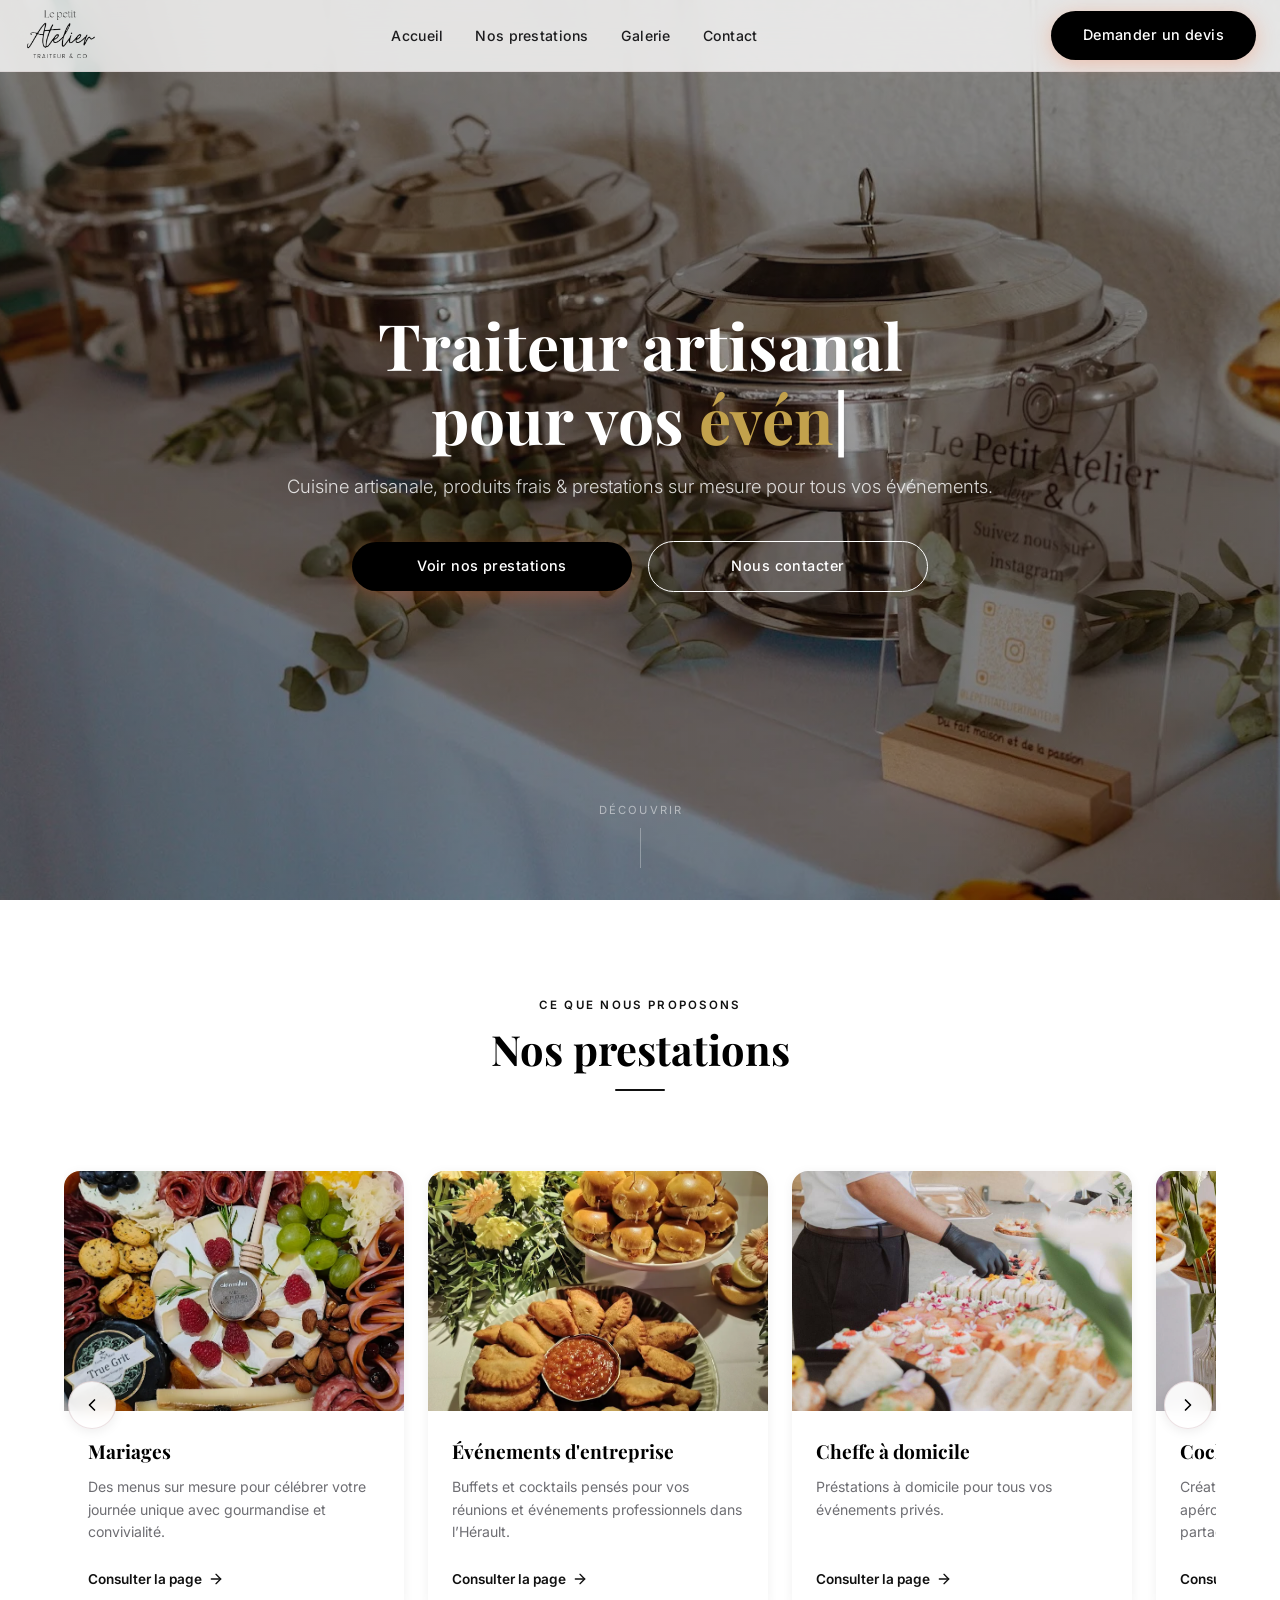
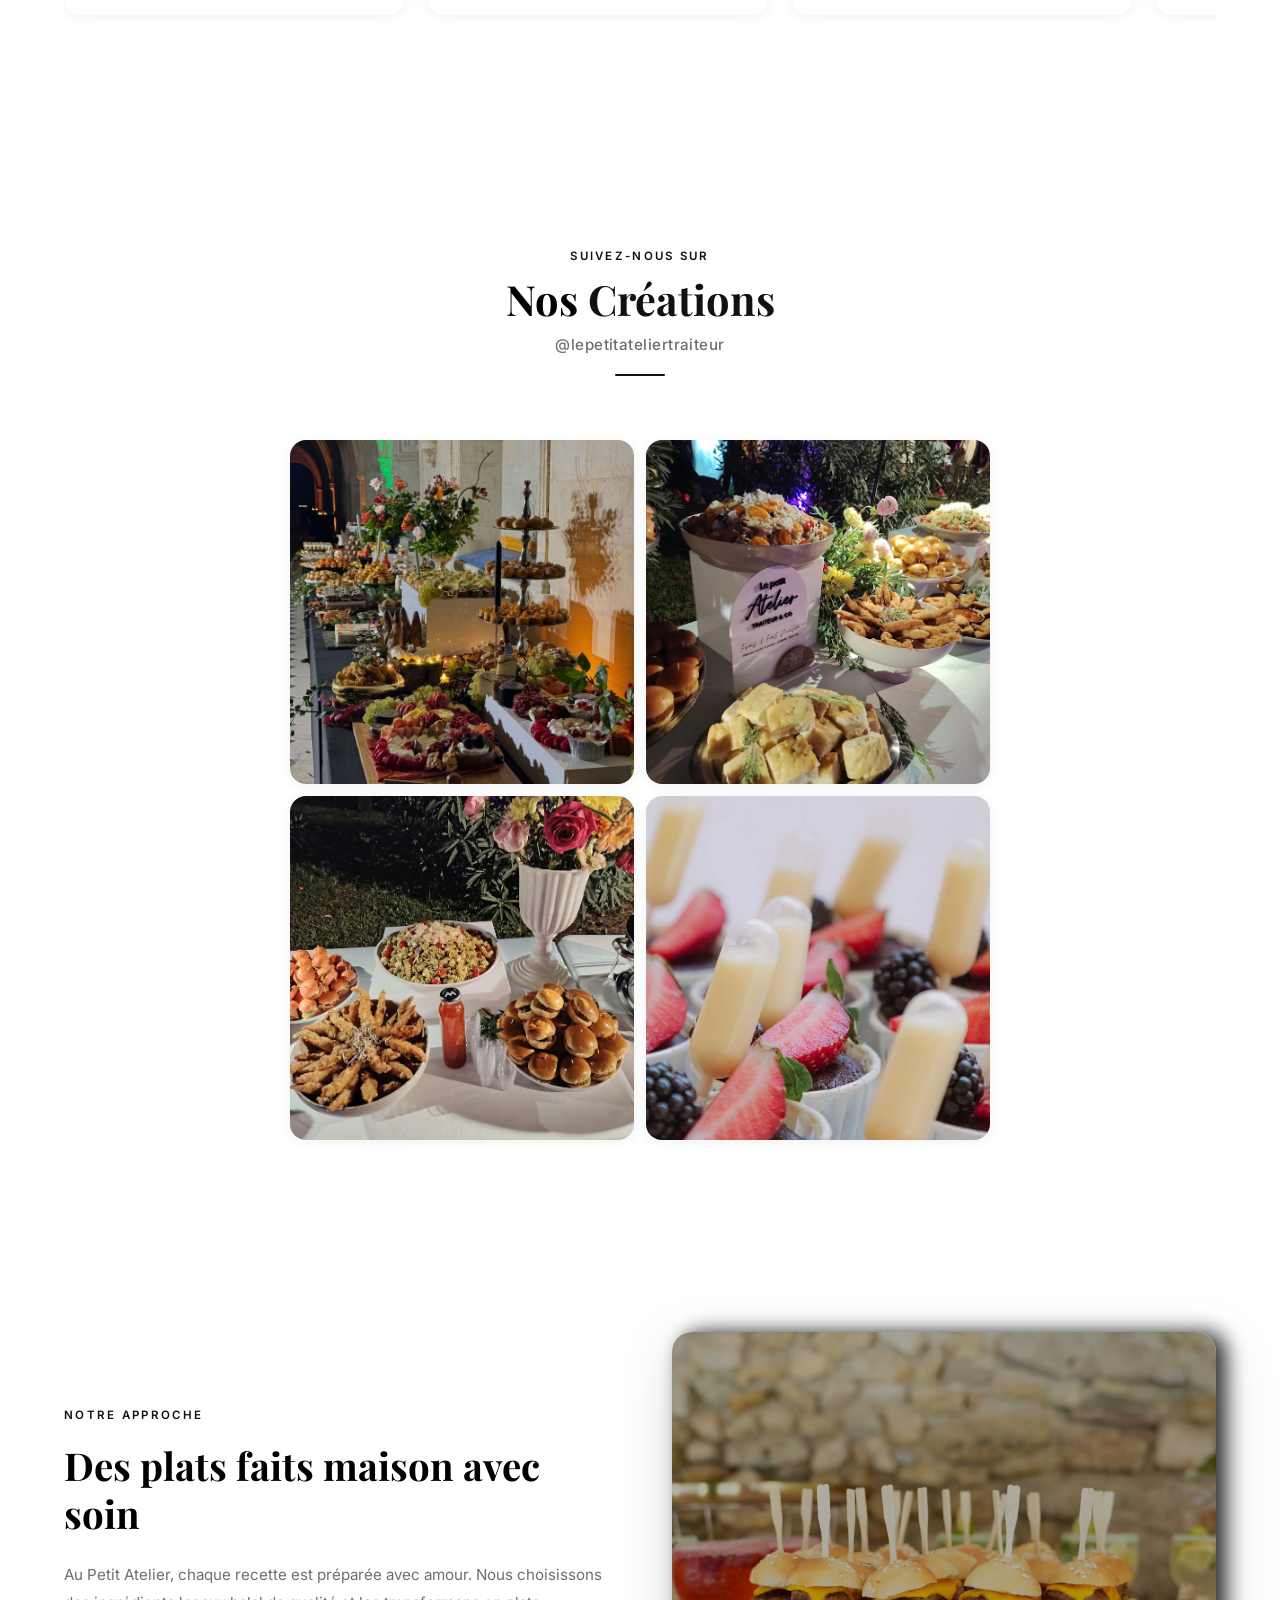
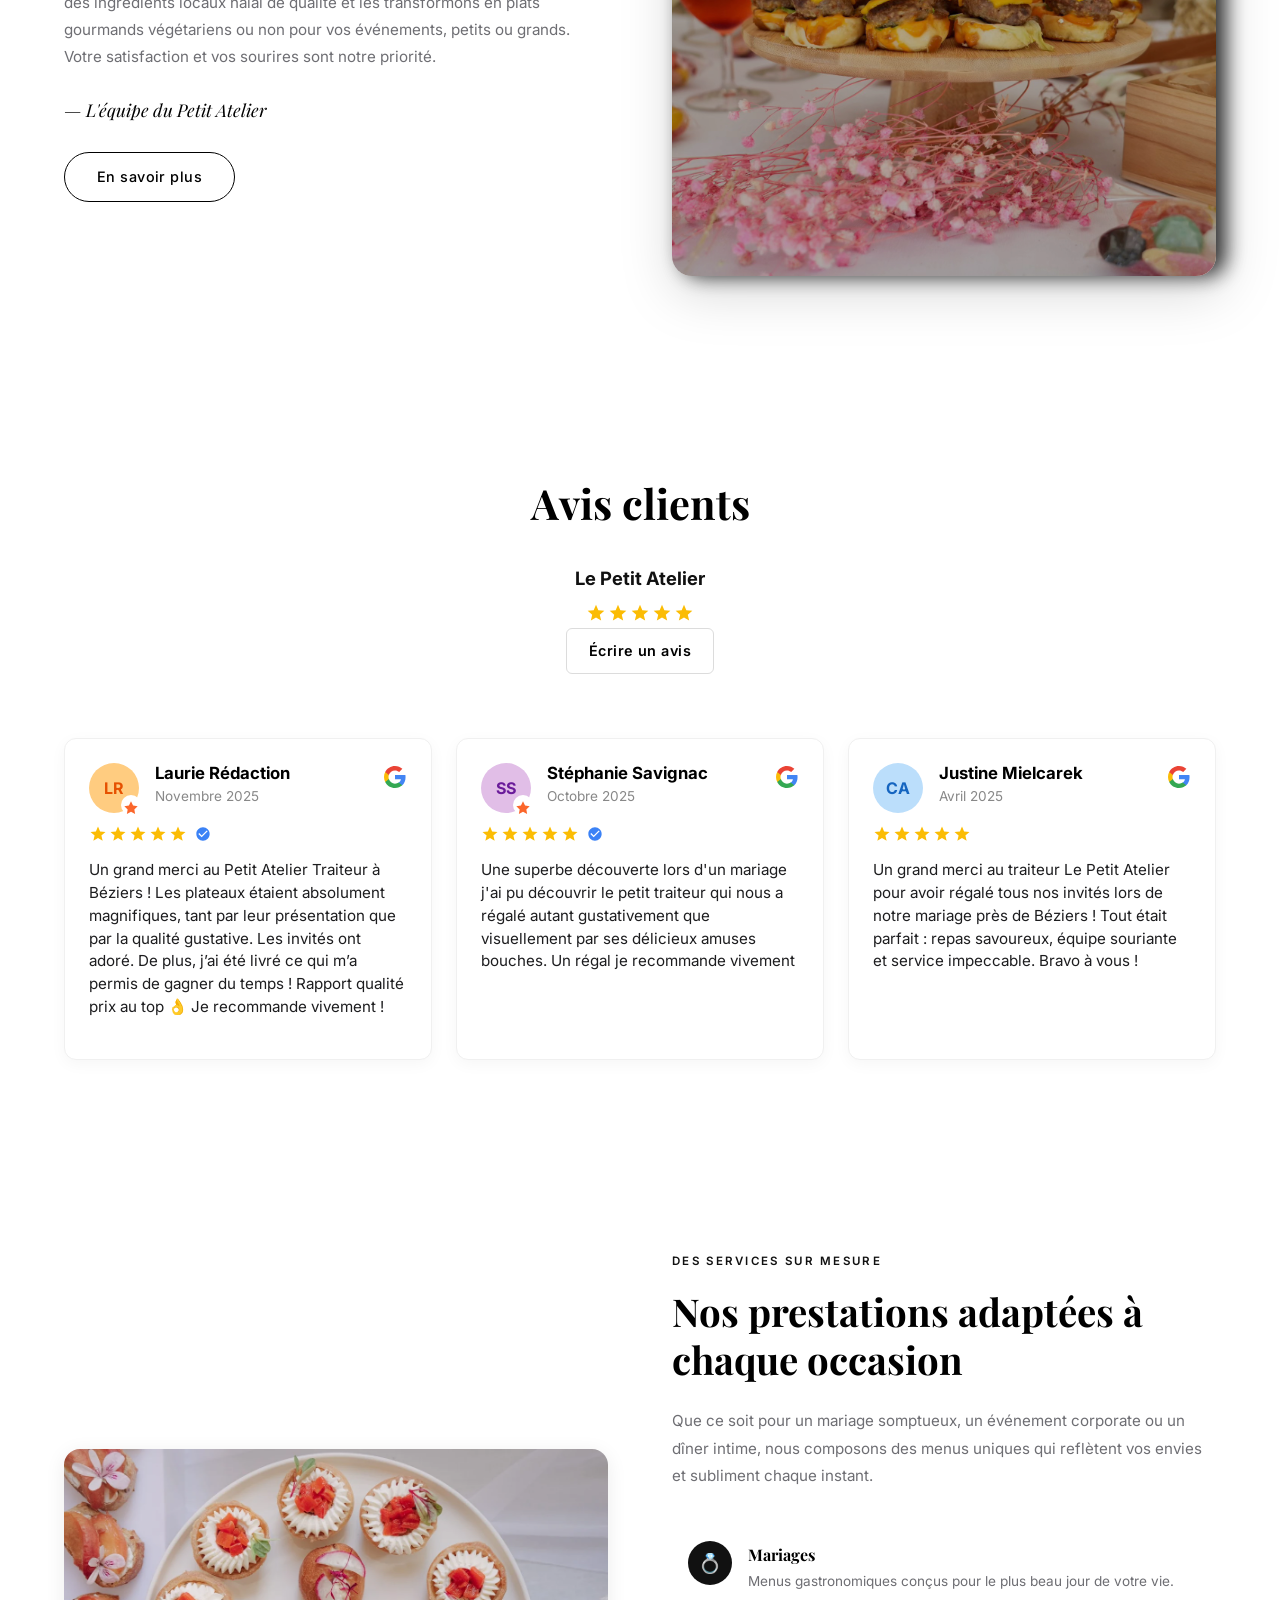
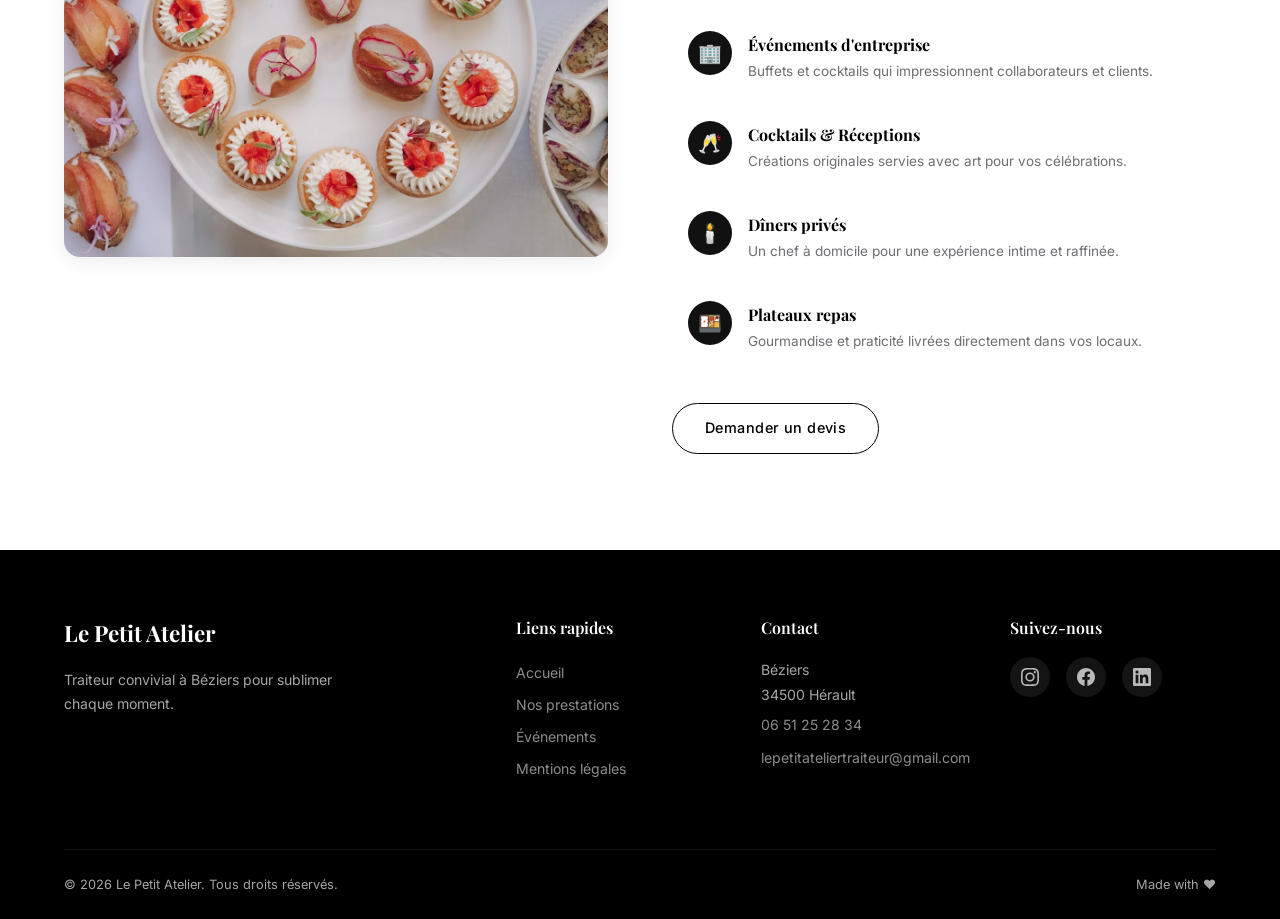
<file: index.html>
<!DOCTYPE html>
<html lang="fr">

<head>
  <meta charset="UTF-8">
  <meta name="viewport" content="width=device-width, initial-scale=1.0">

  <!-- SEO -->
  <title>Le Petit Atelier — Traiteur à Béziers</title>
<meta name="description"
  content="Le Petit Atelier, traiteur à Béziers. Événements, plateaux repas, buffets et créations artisanales pour particuliers et professionnels.">
  <meta name="theme-color" content="#600e1a">

  <!-- Google Fonts -->
  <link rel="preconnect" href="https://fonts.googleapis.com">
  <link rel="preconnect" href="https://fonts.gstatic.com" crossorigin>
  <link
    href="https://fonts.googleapis.com/css2?family=Inter:wght@300;400;500;600;700&family=Playfair+Display:ital,wght@0,400;0,600;0,700;1,400&display=swap"
    rel="stylesheet">

  <!-- Stylesheet -->
  <link rel="stylesheet" href="styles.css">
</head>

<body data-page="index">

  <!-- ═══════════════════════════════════════════════════════
       NAVBAR
       ═══════════════════════════════════════════════════════ -->
  <nav class="navbar" id="navbar">
    <div class="navbar__inner">

      <!-- Logo -->
       <a href="index.html" class="navbar__logo">
        <img src="assets/images/logo.png" alt="Le petit atelier" class="logo">        
       </a>
        

      <!-- Desktop Links -->
      <ul class="navbar__links">
        <li><a href="index.html" data-i18n="nav_accueil">Accueil</a></li>
        <li><a href="prestations.html" data-i18n="nav_prestations">Nos prestations</a></li>
        <li><a href="galerie.html" data-i18n="nav_evenements">Galerie</a></li>
        <li><a href="contact.html" data-i18n="nav_contact">Contact</a></li>
      </ul>

      <!-- Right side: lang toggle + CTA -->
      <div class="navbar__right">

        <!-- CTA (desktop only) -->
        <a href="devis.html" class="btn btn--primary navbar__cta" data-i18n="nav_cta">Demander un devis</a>

        <!-- Hamburger (mobile) -->
        <button class="hamburger" id="hamburger" aria-label="Menu">
          <span></span>
          <span></span>
          <span></span>
        </button>
      </div>
    </div>
  </nav>

  <!-- Mobile menu overlay -->
  <div class="mobile-menu" id="mobileMenu">
    <a href="index.html" data-i18n="nav_accueil">Accueil</a>
    <a href="prestations.html" data-i18n="nav_prestations">Nos prestations</a>
    <a href="galerie.html" data-i18n="nav_evenements">Galerie</a>
    <a href="contact.html" data-i18n="nav_contact">Contact</a>
    <a href="devis.html" class="btn btn--primary" data-i18n="nav_cta">Demander un devis</a>
  </div>


  <!-- ═══════════════════════════════════════════════════════
       HERO SECTION
       ═══════════════════════════════════════════════════════ -->
  <section class="hero" id="hero">
    <!-- Background image -->
    <div class="hero__bg">
      <img src="assets/images/hero.png" alt="Gastronomie haut de gamme" loading="eager">
    </div>

    <!-- Overlay -->
    <div class="hero__overlay"></div>



    <!-- Content -->
    <div class="hero__content">
      <h1 class="hero__title">
        <span data-i18n="hero_title_prefix">Traiteur artisanal<br>pour vos</span>
        <span class="typewriter"></span>
      </h1>

      <p class="hero__subtitle" data-i18n="hero_subtitle">
        Cuisine artisanale, produits frais & prestations sur mesure pour tous vos événements.
      </p>

      <div class="hero__buttons">
        <a href="#prestations" class="btn btn--primary" data-i18n="hero_btn1">Voir nos prestations</a>
        <a href="#" class="btn btn--outline" data-i18n="hero_btn2">Nous contacter</a>
      </div>
    </div>

    <!-- Scroll indicator -->
    <div class="hero__scroll">
      <span data-i18n="hero_scroll">Découvrir</span>
      <div class="hero__scroll-line"></div>
    </div>
  </section>


  <!-- ═══════════════════════════════════════════════════════
       PRESTATIONS — CARROUSEL
       ═══════════════════════════════════════════════════════ -->
  <section class="prestations" id="prestations">
    <div class="container">

      <div class="section-header reveal">
        <span class="section-header__label" data-i18n="prest_label">Ce que nous proposons</span>
        <h2 class="section-header__title" data-i18n="prest_title">Nos prestations</h2>
        <div class="section-header__line"></div>
      </div>

      <div class="carousel reveal">

        <!-- Navigation arrows (desktop) -->
        <button class="carousel__arrow carousel__arrow--left" id="carouselPrev" aria-label="Précédent">
          <svg viewBox="0 0 24 24" fill="none" stroke="currentColor" stroke-width="2" stroke-linecap="round"
            stroke-linejoin="round">
            <path d="m15 18-6-6 6-6" />
          </svg>
        </button>
        <button class="carousel__arrow carousel__arrow--right" id="carouselNext" aria-label="Suivant">
          <svg viewBox="0 0 24 24" fill="none" stroke="currentColor" stroke-width="2" stroke-linecap="round"
            stroke-linejoin="round">
            <path d="m9 18 6-6-6-6" />
          </svg>
        </button>

        <div class="carousel__track">

<!-- Card 1: Mariages -->
<article class="card">
  <div class="card__image">
    <img src="assets/images/card-mariages.png" alt="Traiteur mariage à Béziers" loading="lazy">
  </div>
  <div class="card__body">
    <h3 class="card__title" data-i18n="card1_title">Mariages</h3>
    <p class="card__text" data-i18n="card1_text">
      Des menus sur mesure pour célébrer votre journée unique avec gourmandise et convivialité.
    </p>
    <a href="#" class="card__link" data-i18n="card_btn">
      Consulter la page
      <svg viewBox="0 0 24 24" fill="none" stroke="currentColor" stroke-width="2" stroke-linecap="round"
        stroke-linejoin="round">
        <path d="M5 12h14" />
        <path d="m12 5 7 7-7 7" />
      </svg>
    </a>
  </div>
</article>

<!-- Card 2: Événements d'entreprise -->
<article class="card">
  <div class="card__image">
    <img src="assets/images/card-entreprise.png" alt="Événements pro à Béziers" loading="lazy">
  </div>
  <div class="card__body">
    <h3 class="card__title" data-i18n="card2_title">Événements d'entreprise</h3>
    <p class="card__text" data-i18n="card2_text">
      Buffets et cocktails pensés pour vos réunions et événements professionnels dans l’Hérault.
    </p>
    <a href="#" class="card__link" data-i18n="card_btn">
      Consulter la page
      <svg viewBox="0 0 24 24" fill="none" stroke="currentColor" stroke-width="2" stroke-linecap="round"
        stroke-linejoin="round">
        <path d="M5 12h14" />
        <path d="m12 5 7 7-7 7" />
      </svg>
    </a>
  </div>
</article>

<article class="card">
  <div class="card__image">
    <img src="assets/images/card-domicile.png" alt="Cheffe à domicile" loading="lazy">
  </div>
  <div class="card__body">
    <h3 class="card__title">Cheffe à domicile</h3>
    <p class="card__text">
      Préstations à domicile pour tous vos événements privés.
    </p>
    <a href="#" class="card__link">
      Consulter la page
      <svg viewBox="0 0 24 24" fill="none" stroke="currentColor" stroke-width="2" stroke-linecap="round"
        stroke-linejoin="round">
        <path d="M5 12h14" />
        <path d="m12 5 7 7-7 7" />
      </svg>
    </a>
  </div>
</article>

<!-- Card 3: Cocktails & Réceptions -->
<article class="card">
  <div class="card__image">
    <img src="assets/images/card-cocktails.png" alt="Cocktails et réceptions Béziers" loading="lazy">
  </div>
  <div class="card__body">
    <h3 class="card__title" data-i18n="card3_title">Cocktails & Réceptions</h3>
    <p class="card__text" data-i18n="card3_text">
      Créations salées et sucrées pour vos apéros, réceptions ou soirées festives à partager.
    </p>
    <a href="#" class="card__link" data-i18n="card_btn">
      Consulter la page
      <svg viewBox="0 0 24 24" fill="none" stroke="currentColor" stroke-width="2" stroke-linecap="round"
        stroke-linejoin="round">
        <path d="M5 12h14" />
        <path d="m12 5 7 7-7 7" />
      </svg>
    </a>
  </div>
</article>

<!-- Card 4: Dîners privés -->
<article class="card">
  <div class="card__image">
    <img src="assets/images/card-diners.png" alt="Dîners privés Béziers" loading="lazy">
  </div>
  <div class="card__body">
    <h3 class="card__title" data-i18n="card4_title">Dîners privés</h3>
    <p class="card__text" data-i18n="card4_text">
      Des dîners sur mesure chez vous, préparés par nos chefs pour un moment gourmand et intimiste.
    </p>
    <a href="#" class="card__link" data-i18n="card_btn">
      Consulter la page
      <svg viewBox="0 0 24 24" fill="none" stroke="currentColor" stroke-width="2" stroke-linecap="round"
        stroke-linejoin="round">
        <path d="M5 12h14" />
        <path d="m12 5 7 7-7 7" />
      </svg>
    </a>
  </div>
</article>

<!-- Card 5: Plateaux repas -->
<article class="card">
  <div class="card__image">
    <img src="assets/images/card-plateaux.png" alt="Plateaux repas Béziers" loading="lazy">
  </div>
  <div class="card__body">
    <h3 class="card__title" data-i18n="card5_title">Plateaux repas</h3>
    <p class="card__text" data-i18n="card5_text">
      Plateaux gourmands livrés directement dans vos locaux, pratiques et savoureux pour tous vos repas.
    </p>
    <a href="#" class="card__link" data-i18n="card_btn">
      Consulter la page
      <svg viewBox="0 0 24 24" fill="none" stroke="currentColor" stroke-width="2" stroke-linecap="round"
        stroke-linejoin="round">
        <path d="M5 12h14" />
        <path d="m12 5 7 7-7 7" />
      </svg>
    </a>
  </div>
</article>

        </div><!-- /.carousel__track -->
      </div><!-- /.carousel -->

    </div>
  </section>


  <!-- ═══════════════════════════════════════════════════════
       GALERIE PRODUITS — Style Instagram
       ═══════════════════════════════════════════════════════ -->
  <section class="gallery" id="gallery">
    <div class="container">

      <div class="section-header reveal">
        <span class="section-header__label" data-i18n="gallery_label">Suivez-nous sur</span>
        <h2 class="section-header__title" data-i18n="gallery_title">Nos <span class="highlight">Créations</span></h2>
        <p class="gallery__handle" data-i18n="gallery_handle">@lepetitateliertraiteur</p>
        <div class="section-header__line"></div>
      </div>

      <div class="gallery__grid reveal">

        <div class="gallery__item">
          <img src="assets/images/gallery-1.png" alt="Création gastronomique — entrée raffinée" loading="lazy">
          <div class="gallery__overlay">
            <svg class="gallery__icon" viewBox="0 0 24 24" fill="none" stroke="currentColor" stroke-width="2"
              stroke-linecap="round" stroke-linejoin="round">
              <path d="M21 15v4a2 2 0 0 1-2 2H5a2 2 0 0 1-2-2v-4" />
              <polyline points="17 8 12 3 7 8" />
              <line x1="12" y1="3" x2="12" y2="15" />
            </svg>
          </div>
        </div>

        <div class="gallery__item">
          <img src="assets/images/gallery-2.png" alt="Buffet traiteur haut de gamme" loading="lazy">
          <div class="gallery__overlay">
            <svg class="gallery__icon" viewBox="0 0 24 24" fill="none" stroke="currentColor" stroke-width="2"
              stroke-linecap="round" stroke-linejoin="round">
              <path d="M21 15v4a2 2 0 0 1-2 2H5a2 2 0 0 1-2-2v-4" />
              <polyline points="17 8 12 3 7 8" />
              <line x1="12" y1="3" x2="12" y2="15" />
            </svg>
          </div>
        </div>

        <div class="gallery__item">
          <img src="assets/images/gallery-3.png" alt="Pâtisserie artisanale d'exception" loading="lazy">
          <div class="gallery__overlay">
            <svg class="gallery__icon" viewBox="0 0 24 24" fill="none" stroke="currentColor" stroke-width="2"
              stroke-linecap="round" stroke-linejoin="round">
              <path d="M21 15v4a2 2 0 0 1-2 2H5a2 2 0 0 1-2-2v-4" />
              <polyline points="17 8 12 3 7 8" />
              <line x1="12" y1="3" x2="12" y2="15" />
            </svg>
          </div>
        </div>

        <div class="gallery__item">
          <img src="assets/images/gallery-4.png" alt="Réception cocktail prestige" loading="lazy">
          <div class="gallery__overlay">
            <svg class="gallery__icon" viewBox="0 0 24 24" fill="none" stroke="currentColor" stroke-width="2"
              stroke-linecap="round" stroke-linejoin="round">
              <path d="M21 15v4a2 2 0 0 1-2 2H5a2 2 0 0 1-2-2v-4" />
              <polyline points="17 8 12 3 7 8" />
              <line x1="12" y1="3" x2="12" y2="15" />
            </svg>
          </div>
        </div>

      </div><!-- /.gallery__grid -->

    </div>
  </section>


  <!-- ═══════════════════════════════════════════════════════
       SAVOIR-FAIRE
       ═══════════════════════════════════════════════════════ -->
  <section class="savoir-faire" id="savoir-faire">
    <div class="container">
      <div class="savoir-faire__grid">

        <!-- Text column -->
        <div class="savoir-faire__text reveal">
          <span class="savoir-faire__label" data-i18n="sf_label">Notre approche</span>
          <h2 class="savoir-faire__title" data-i18n="sf_title">Des plats faits maison avec soin</h2>
          <p class="savoir-faire__desc" data-i18n="sf_desc">
                Au Petit Atelier, chaque recette est préparée avec amour. Nous choisissons des ingrédients locaux halal
                de qualité et les transformons en plats gourmands végétariens ou non pour vos événements, petits ou grands. Votre satisfaction et vos
                sourires sont notre priorité.
          </p>
          <p class="savoir-faire__signature" data-i18n="sf_signature">— L'équipe du Petit Atelier</p>
          <br>
          <a href="#" class="btn btn--outline-dark" data-i18n="sf_btn">En savoir plus</a>
        </div>

        <!-- Image column -->
        <div class="savoir-faire__image reveal">
          <img src="assets/images/savoir-faire.png" alt="Chef en action" loading="lazy">
        </div>

      </div>
    </div>
  </section>


  <!-- ═══════════════════════════════════════════════════════
       AVIS CLIENTS — Trustindex Style
       ═══════════════════════════════════════════════════════ -->
  <section class="reviews" id="reviews">
    <div class="container">

      <div class="reviews__header reveal">
        <h2 class="reviews__title" data-i18n="reviews_title">Avis clients</h2>
        <div class="reviews__summary">
          <div class="reviews__brand" data-i18n="reviews_brand">Le Petit Atelier</div>
          <div class="reviews__stars">
            <svg viewBox="0 0 24 24" class="star">
              <path d="M12 17.27L18.18 21l-1.64-7.03L22 9.24l-7.19-.61L12 2 9.19 8.63 2 9.24l5.46 4.73L5.82 21z" />
            </svg>
            <svg viewBox="0 0 24 24" class="star">
              <path d="M12 17.27L18.18 21l-1.64-7.03L22 9.24l-7.19-.61L12 2 9.19 8.63 2 9.24l5.46 4.73L5.82 21z" />
            </svg>
            <svg viewBox="0 0 24 24" class="star">
              <path d="M12 17.27L18.18 21l-1.64-7.03L22 9.24l-7.19-.61L12 2 9.19 8.63 2 9.24l5.46 4.73L5.82 21z" />
            </svg>
            <svg viewBox="0 0 24 24" class="star">
              <path d="M12 17.27L18.18 21l-1.64-7.03L22 9.24l-7.19-.61L12 2 9.19 8.63 2 9.24l5.46 4.73L5.82 21z" />
            </svg>
            <svg viewBox="0 0 24 24" class="star">
              <path d="M12 17.27L18.18 21l-1.64-7.03L22 9.24l-7.19-.61L12 2 9.19 8.63 2 9.24l5.46 4.73L5.82 21z" />
            </svg>
          </div>
          <a href="https://search.google.com/local/writereview?placeid=ChIJ4euG1miDj24RF4-Cpw-s_hk" target="_blank"
            rel="noopener noreferrer" class="btn btn--outline-dark reviews__btn" data-i18n="reviews_write">Écrire un
            avis</a>
        </div>
      </div>

      <div class="reviews__grid">
        <!-- Card 1 -->
        <div class="reviews__card">
          <div class="reviews__card-top">
            <div class="reviews__avatar-wrap">
              <div class="reviews__avatar"
                style="background:#ffcc80;display:flex;align-items:center;justify-content:center;font-weight:bold;color:#e65100;">
                LR</div>
              <div class="reviews__avatar-badge">
                <svg viewBox="0 0 24 24" fill="#fb662b">
                  <path
                    d="M12 2l3.09 6.26L22 9.27l-5 4.87 1.18 6.88L12 17.77l-6.18 3.25L7 14.14 2 9.27l6.91-1.01L12 2z" />
                </svg>
              </div>
            </div>
            <div class="reviews__meta">
              <h3 class="reviews__name">Laurie Rédaction</h3>
              <span class="reviews__date" data-i18n="reviews_date">Novembre 2025</span>
            </div>
            <div class="reviews__google-icon">
              <svg viewBox="0 0 24 24" width="24" height="24" xmlns="http://www.w3.org/2000/svg">
                <path
                  d="M22.56 12.25c0-.78-.07-1.53-.2-2.25H12v4.26h5.92c-.26 1.37-1.04 2.53-2.21 3.31v2.77h3.57c2.08-1.92 3.28-4.74 3.28-8.09z"
                  fill="#4285F4" />
                <path
                  d="M12 23c2.97 0 5.46-.98 7.28-2.66l-3.57-2.77c-.98.66-2.23 1.06-3.71 1.06-2.86 0-5.29-1.93-6.16-4.53H2.18v2.84C3.99 20.53 7.7 23 12 23z"
                  fill="#34A853" />
                <path
                  d="M5.84 14.09c-.22-.66-.35-1.36-.35-2.09s.13-1.43.35-2.09V7.07H2.18C1.43 8.55 1 10.22 1 12s.43 3.45 1.18 4.93l2.85-2.22.81-.62z"
                  fill="#FBBC05" />
                <path
                  d="M12 5.38c1.62 0 3.06.56 4.21 1.64l3.15-3.15C17.45 2.09 14.97 1 12 1 7.7 1 3.99 3.47 2.18 7.07l3.66 2.84c.87-2.6 3.3-4.53 6.16-4.53z"
                  fill="#EA4335" />
              </svg>
            </div>
          </div>

          <div class="reviews__rating">
            <div class="reviews__stars">
              <svg viewBox="0 0 24 24" class="star">
                <path d="M12 17.27L18.18 21l-1.64-7.03L22 9.24l-7.19-.61L12 2 9.19 8.63 2 9.24l5.46 4.73L5.82 21z" />
              </svg>
              <svg viewBox="0 0 24 24" class="star">
                <path d="M12 17.27L18.18 21l-1.64-7.03L22 9.24l-7.19-.61L12 2 9.19 8.63 2 9.24l5.46 4.73L5.82 21z" />
              </svg>
              <svg viewBox="0 0 24 24" class="star">
                <path d="M12 17.27L18.18 21l-1.64-7.03L22 9.24l-7.19-.61L12 2 9.19 8.63 2 9.24l5.46 4.73L5.82 21z" />
              </svg>
              <svg viewBox="0 0 24 24" class="star">
                <path d="M12 17.27L18.18 21l-1.64-7.03L22 9.24l-7.19-.61L12 2 9.19 8.63 2 9.24l5.46 4.73L5.82 21z" />
              </svg>
              <svg viewBox="0 0 24 24" class="star">
                <path d="M12 17.27L18.18 21l-1.64-7.03L22 9.24l-7.19-.61L12 2 9.19 8.63 2 9.24l5.46 4.73L5.82 21z" />
              </svg>
            </div>
            <div class="reviews__verified">
              <svg viewBox="0 0 24 24" fill="#3b82f6" width="16" height="16">
                <path
                  d="M12 2C6.48 2 2 6.48 2 12s4.48 10 10 10 10-4.48 10-10S17.52 2 12 2zm-2 15l-5-5 1.41-1.41L10 14.17l7.59-7.59L19 8l-9 9z" />
              </svg>
            </div>
          </div>

          <p class="reviews__text" data-i18n="reviews_text">
Un grand merci au Petit Atelier Traiteur à Béziers ! Les plateaux étaient absolument magnifiques, tant par leur présentation que par la qualité gustative. Les invités ont adoré. De plus, j’ai été livré ce qui m’a permis de gagner du temps ! Rapport qualité prix au top 👌 Je recommande vivement !
          </p>
        </div>

        <!-- Card 2 -->
        <div class="reviews__card" style="transition-delay: 0.1s;">
          <div class="reviews__card-top">
            <div class="reviews__avatar-wrap">
              <div class="reviews__avatar"
                style="background:#e1bee7;display:flex;align-items:center;justify-content:center;font-weight:bold;color:#6a1b9a;">
                SS</div>
              <div class="reviews__avatar-badge">
                <svg viewBox="0 0 24 24" fill="#fb662b">
                  <path
                    d="M12 2l3.09 6.26L22 9.27l-5 4.87 1.18 6.88L12 17.77l-6.18 3.25L7 14.14 2 9.27l6.91-1.01L12 2z" />
                </svg>
              </div>
            </div>
            <div class="reviews__meta">
              <h3 class="reviews__name">Stéphanie Savignac</h3>
              <span class="reviews__date" data-i18n="reviews_date2">Octobre 2025</span>
            </div>
            <div class="reviews__google-icon">
              <svg viewBox="0 0 24 24" width="24" height="24" xmlns="http://www.w3.org/2000/svg">
                <path
                  d="M22.56 12.25c0-.78-.07-1.53-.2-2.25H12v4.26h5.92c-.26 1.37-1.04 2.53-2.21 3.31v2.77h3.57c2.08-1.92 3.28-4.74 3.28-8.09z"
                  fill="#4285F4" />
                <path
                  d="M12 23c2.97 0 5.46-.98 7.28-2.66l-3.57-2.77c-.98.66-2.23 1.06-3.71 1.06-2.86 0-5.29-1.93-6.16-4.53H2.18v2.84C3.99 20.53 7.7 23 12 23z"
                  fill="#34A853" />
                <path
                  d="M5.84 14.09c-.22-.66-.35-1.36-.35-2.09s.13-1.43.35-2.09V7.07H2.18C1.43 8.55 1 10.22 1 12s.43 3.45 1.18 4.93l2.85-2.22.81-.62z"
                  fill="#FBBC05" />
                <path
                  d="M12 5.38c1.62 0 3.06.56 4.21 1.64l3.15-3.15C17.45 2.09 14.97 1 12 1 7.7 1 3.99 3.47 2.18 7.07l3.66 2.84c.87-2.6 3.3-4.53 6.16-4.53z"
                  fill="#EA4335" />
              </svg>
            </div>
          </div>

          <div class="reviews__rating">
            <div class="reviews__stars">
              <svg viewBox="0 0 24 24" class="star">
                <path d="M12 17.27L18.18 21l-1.64-7.03L22 9.24l-7.19-.61L12 2 9.19 8.63 2 9.24l5.46 4.73L5.82 21z" />
              </svg>
              <svg viewBox="0 0 24 24" class="star">
                <path d="M12 17.27L18.18 21l-1.64-7.03L22 9.24l-7.19-.61L12 2 9.19 8.63 2 9.24l5.46 4.73L5.82 21z" />
              </svg>
              <svg viewBox="0 0 24 24" class="star">
                <path d="M12 17.27L18.18 21l-1.64-7.03L22 9.24l-7.19-.61L12 2 9.19 8.63 2 9.24l5.46 4.73L5.82 21z" />
              </svg>
              <svg viewBox="0 0 24 24" class="star">
                <path d="M12 17.27L18.18 21l-1.64-7.03L22 9.24l-7.19-.61L12 2 9.19 8.63 2 9.24l5.46 4.73L5.82 21z" />
              </svg>
              <svg viewBox="0 0 24 24" class="star">
                <path d="M12 17.27L18.18 21l-1.64-7.03L22 9.24l-7.19-.61L12 2 9.19 8.63 2 9.24l5.46 4.73L5.82 21z" />
              </svg>
            </div>
            <div class="reviews__verified">
              <svg viewBox="0 0 24 24" fill="#3b82f6" width="16" height="16">
                <path
                  d="M12 2C6.48 2 2 6.48 2 12s4.48 10 10 10 10-4.48 10-10S17.52 2 12 2zm-2 15l-5-5 1.41-1.41L10 14.17l7.59-7.59L19 8l-9 9z" />
              </svg>
            </div>
          </div>

          <p class="reviews__text" data-i18n="reviews_text2">
Une superbe découverte lors d'un mariage j'ai pu découvrir le petit traiteur qui nous a régalé autant gustativement que visuellement par ses délicieux amuses bouches. Un régal je recommande vivement
          </p>
        </div>

        <!-- Card 3 -->
        <div class="reviews__card" style="transition-delay: 0.2s;">
          <div class="reviews__card-top">
            <div class="reviews__avatar-wrap">
              <div class="reviews__avatar"
                style="background:#bbdefb;display:flex;align-items:center;justify-content:center;font-weight:bold;color:#1565c0;">
                CA</div>
            </div>
            <div class="reviews__meta">
              <h3 class="reviews__name">Justine Mielcarek</h3>
              <span class="reviews__date" data-i18n="reviews_date3">Avril 2025</span>
            </div>
            <div class="reviews__google-icon">
              <svg viewBox="0 0 24 24" width="24" height="24" xmlns="http://www.w3.org/2000/svg">
                <path
                  d="M22.56 12.25c0-.78-.07-1.53-.2-2.25H12v4.26h5.92c-.26 1.37-1.04 2.53-2.21 3.31v2.77h3.57c2.08-1.92 3.28-4.74 3.28-8.09z"
                  fill="#4285F4" />
                <path
                  d="M12 23c2.97 0 5.46-.98 7.28-2.66l-3.57-2.77c-.98.66-2.23 1.06-3.71 1.06-2.86 0-5.29-1.93-6.16-4.53H2.18v2.84C3.99 20.53 7.7 23 12 23z"
                  fill="#34A853" />
                <path
                  d="M5.84 14.09c-.22-.66-.35-1.36-.35-2.09s.13-1.43.35-2.09V7.07H2.18C1.43 8.55 1 10.22 1 12s.43 3.45 1.18 4.93l2.85-2.22.81-.62z"
                  fill="#FBBC05" />
                <path
                  d="M12 5.38c1.62 0 3.06.56 4.21 1.64l3.15-3.15C17.45 2.09 14.97 1 12 1 7.7 1 3.99 3.47 2.18 7.07l3.66 2.84c.87-2.6 3.3-4.53 6.16-4.53z"
                  fill="#EA4335" />
              </svg>
            </div>
          </div>

          <div class="reviews__rating">
            <div class="reviews__stars">
              <svg viewBox="0 0 24 24" class="star">
                <path d="M12 17.27L18.18 21l-1.64-7.03L22 9.24l-7.19-.61L12 2 9.19 8.63 2 9.24l5.46 4.73L5.82 21z" />
              </svg>
              <svg viewBox="0 0 24 24" class="star">
                <path d="M12 17.27L18.18 21l-1.64-7.03L22 9.24l-7.19-.61L12 2 9.19 8.63 2 9.24l5.46 4.73L5.82 21z" />
              </svg>
              <svg viewBox="0 0 24 24" class="star">
                <path d="M12 17.27L18.18 21l-1.64-7.03L22 9.24l-7.19-.61L12 2 9.19 8.63 2 9.24l5.46 4.73L5.82 21z" />
              </svg>
              <svg viewBox="0 0 24 24" class="star">
                <path d="M12 17.27L18.18 21l-1.64-7.03L22 9.24l-7.19-.61L12 2 9.19 8.63 2 9.24l5.46 4.73L5.82 21z" />
              </svg>
              <svg viewBox="0 0 24 24" class="star">
                <path d="M12 17.27L18.18 21l-1.64-7.03L22 9.24l-7.19-.61L12 2 9.19 8.63 2 9.24l5.46 4.73L5.82 21z" />
              </svg>
            </div>
          </div>

          <p class="reviews__text" data-i18n="reviews_text3">
            Un grand merci au traiteur Le Petit Atelier pour avoir régalé tous nos invités lors de notre mariage près de Béziers !
Tout était parfait : repas savoureux, équipe souriante et service impeccable. Bravo à vous !
          </p>
        </div>
      </div>

    </div>

    </div>
  </section>


  <!-- ═══════════════════════════════════════════════════════
       NOS PRESTATIONS — Section détaillée
       ═══════════════════════════════════════════════════════ -->
  <section class="prestations-detail" id="prestations-detail">
    <div class="container">
      <div class="prestations-detail__grid">

        <!-- Image column (left on desktop) -->
        <div class="prestations-detail__image reveal">
          <img src="assets/images/prestations-overview.png" alt="Vue d'ensemble de nos prestations traiteur"
            loading="lazy">
        </div>

        <!-- Text column (right on desktop) -->
        <div class="prestations-detail__text reveal">
          <span class="prestations-detail__label" data-i18n="pd_label">Des services sur mesure</span>
          <h2 class="prestations-detail__title" data-i18n="pd_title">Nos prestations adaptées à chaque occasion</h2>
          <p class="prestations-detail__desc" data-i18n="pd_desc">
            Que ce soit pour un mariage somptueux, un événement corporate ou un dîner intime, nous composons des menus
            uniques qui reflètent vos envies et subliment chaque instant.
          </p>

          <ul class="prestations-detail__list">
            <li class="prestations-detail__item">
              <span class="prestations-detail__icon">💍</span>
              <div>
                <strong data-i18n="pd_item1_title">Mariages</strong>
                <p data-i18n="pd_item1_text">Menus gastronomiques conçus pour le plus beau jour de votre vie.</p>
              </div>
            </li>
            <li class="prestations-detail__item">
              <span class="prestations-detail__icon">🏢</span>
              <div>
                <strong data-i18n="pd_item2_title">Événements d'entreprise</strong>
                <p data-i18n="pd_item2_text">Buffets et cocktails qui impressionnent collaborateurs et clients.</p>
              </div>
            </li>
            <li class="prestations-detail__item">
              <span class="prestations-detail__icon">🥂</span>
              <div>
                <strong data-i18n="pd_item3_title">Cocktails & Réceptions</strong>
                <p data-i18n="pd_item3_text">Créations originales servies avec art pour vos célébrations.</p>
              </div>
            </li>
            <li class="prestations-detail__item">
              <span class="prestations-detail__icon">🕯️</span>
              <div>
                <strong data-i18n="pd_item4_title">Dîners privés</strong>
                <p data-i18n="pd_item4_text">Un chef à domicile pour une expérience intime et raffinée.</p>
              </div>
            </li>
            <li class="prestations-detail__item">
              <span class="prestations-detail__icon">🍱</span>
              <div>
                <strong data-i18n="pd_item5_title">Plateaux repas</strong>
                <p data-i18n="pd_item5_text">Gourmandise et praticité livrées directement dans vos locaux.</p>
              </div>
            </li>
          </ul>

          <a href="devis.html" class="btn btn--outline-dark" data-i18n="pd_btn">Demander un devis</a>
        </div>

      </div>
    </div>
  </section>


  <!-- ═══════════════════════════════════════════════════════
       FOOTER
       ═══════════════════════════════════════════════════════ -->
  <footer class="footer">
    <div class="container">

      <div class="footer__grid">

        <!-- Brand -->
        <div class="footer__brand">
          <div class="footer__logo">Le Petit Atelier</div>
          <p data-i18n="footer_desc">Traiteur convivial à Béziers pour sublimer chaque moment.</p>
        </div>

        <!-- Links -->
        <div class="footer__col">
          <h4 data-i18n="footer_h_links">Liens rapides</h4>
          <a href="#" data-i18n="footer_link1">Accueil</a>
          <a href="#" data-i18n="footer_link2">Nos prestations</a>
          <a href="#" data-i18n="footer_link3">Événements</a>
          <a href="#" data-i18n="footer_link4">Mentions légales</a>
        </div>

        <!-- Contact -->
        <div class="footer__col">
          <h4 data-i18n="footer_h_contact">Contact</h4>
          <p data-i18n="footer_addr">Béziers<br>34500 Hérault</p>
          <p><a href="tel:+33651252834" data-i18n="footer_phone">06 51 25 28 34</a></p>
          <p><a href="mailto:lepetitateliertraiteur@gmail.com" data-i18n="footer_email">lepetitateliertraiteur@gmail.com</a></p>
        </div>

        <!-- Socials -->
        <div class="footer__col">
          <h4 data-i18n="footer_h_social">Suivez-nous</h4>
          <div class="footer__socials">
            <!-- Instagram -->
            <a href="#" class="footer__social" aria-label="Instagram">
              <svg viewBox="0 0 24 24">
                <path
                  d="M12 2.163c3.204 0 3.584.012 4.85.07 3.252.148 4.771 1.691 4.919 4.919.058 1.265.069 1.645.069 4.849 0 3.205-.012 3.584-.069 4.849-.149 3.225-1.664 4.771-4.919 4.919-1.266.058-1.644.07-4.85.07-3.204 0-3.584-.012-4.849-.07-3.26-.149-4.771-1.699-4.919-4.92-.058-1.265-.07-1.644-.07-4.849 0-3.204.013-3.583.07-4.849.149-3.227 1.664-4.771 4.919-4.919 1.266-.057 1.645-.069 4.849-.069zM12 0C8.741 0 8.333.014 7.053.072 2.695.272.273 2.69.073 7.052.014 8.333 0 8.741 0 12c0 3.259.014 3.668.072 4.948.2 4.358 2.618 6.78 6.98 6.98C8.333 23.986 8.741 24 12 24c3.259 0 3.668-.014 4.948-.072 4.354-.2 6.782-2.618 6.979-6.98.059-1.28.073-1.689.073-4.948 0-3.259-.014-3.667-.072-4.947-.196-4.354-2.617-6.78-6.979-6.98C15.668.014 15.259 0 12 0zm0 5.838a6.162 6.162 0 100 12.324 6.162 6.162 0 000-12.324zM12 16a4 4 0 110-8 4 4 0 010 8zm6.406-11.845a1.44 1.44 0 100 2.881 1.44 1.44 0 000-2.881z" />
              </svg>
            </a>
            <!-- Facebook -->
            <a href="#" class="footer__social" aria-label="Facebook">
              <svg viewBox="0 0 24 24">
                <path
                  d="M24 12.073c0-6.627-5.373-12-12-12s-12 5.373-12 12c0 5.99 4.388 10.954 10.125 11.854v-8.385H7.078v-3.47h3.047V9.43c0-3.007 1.792-4.669 4.533-4.669 1.312 0 2.686.235 2.686.235v2.953H15.83c-1.491 0-1.956.925-1.956 1.874v2.25h3.328l-.532 3.47h-2.796v8.385C19.612 23.027 24 18.062 24 12.073z" />
              </svg>
            </a>
            <!-- LinkedIn -->
            <a href="#" class="footer__social" aria-label="LinkedIn">
              <svg viewBox="0 0 24 24">
                <path
                  d="M20.447 20.452h-3.554v-5.569c0-1.328-.027-3.037-1.852-3.037-1.853 0-2.136 1.445-2.136 2.939v5.667H9.351V9h3.414v1.561h.046c.477-.9 1.637-1.85 3.37-1.85 3.601 0 4.267 2.37 4.267 5.455v6.286zM5.337 7.433a2.062 2.062 0 01-2.063-2.065 2.064 2.064 0 112.063 2.065zm1.782 13.019H3.555V9h3.564v11.452zM22.225 0H1.771C.792 0 0 .774 0 1.729v20.542C0 23.227.792 24 1.771 24h20.451C23.2 24 24 23.227 24 22.271V1.729C24 .774 23.2 0 22.222 0h.003z" />
              </svg>
            </a>
          </div>
        </div>

      </div>

      <!-- Bottom bar -->
      <div class="footer__bottom">
        <p data-i18n="footer_copy">© 2026 Le Petit Atelier. Tous droits réservés.</p>
        <p>Made with ♥</p>
      </div>

    </div>
  </footer>


  <!-- JavaScript -->
  <script src="script.js"></script>
</body>

</html>
</file>
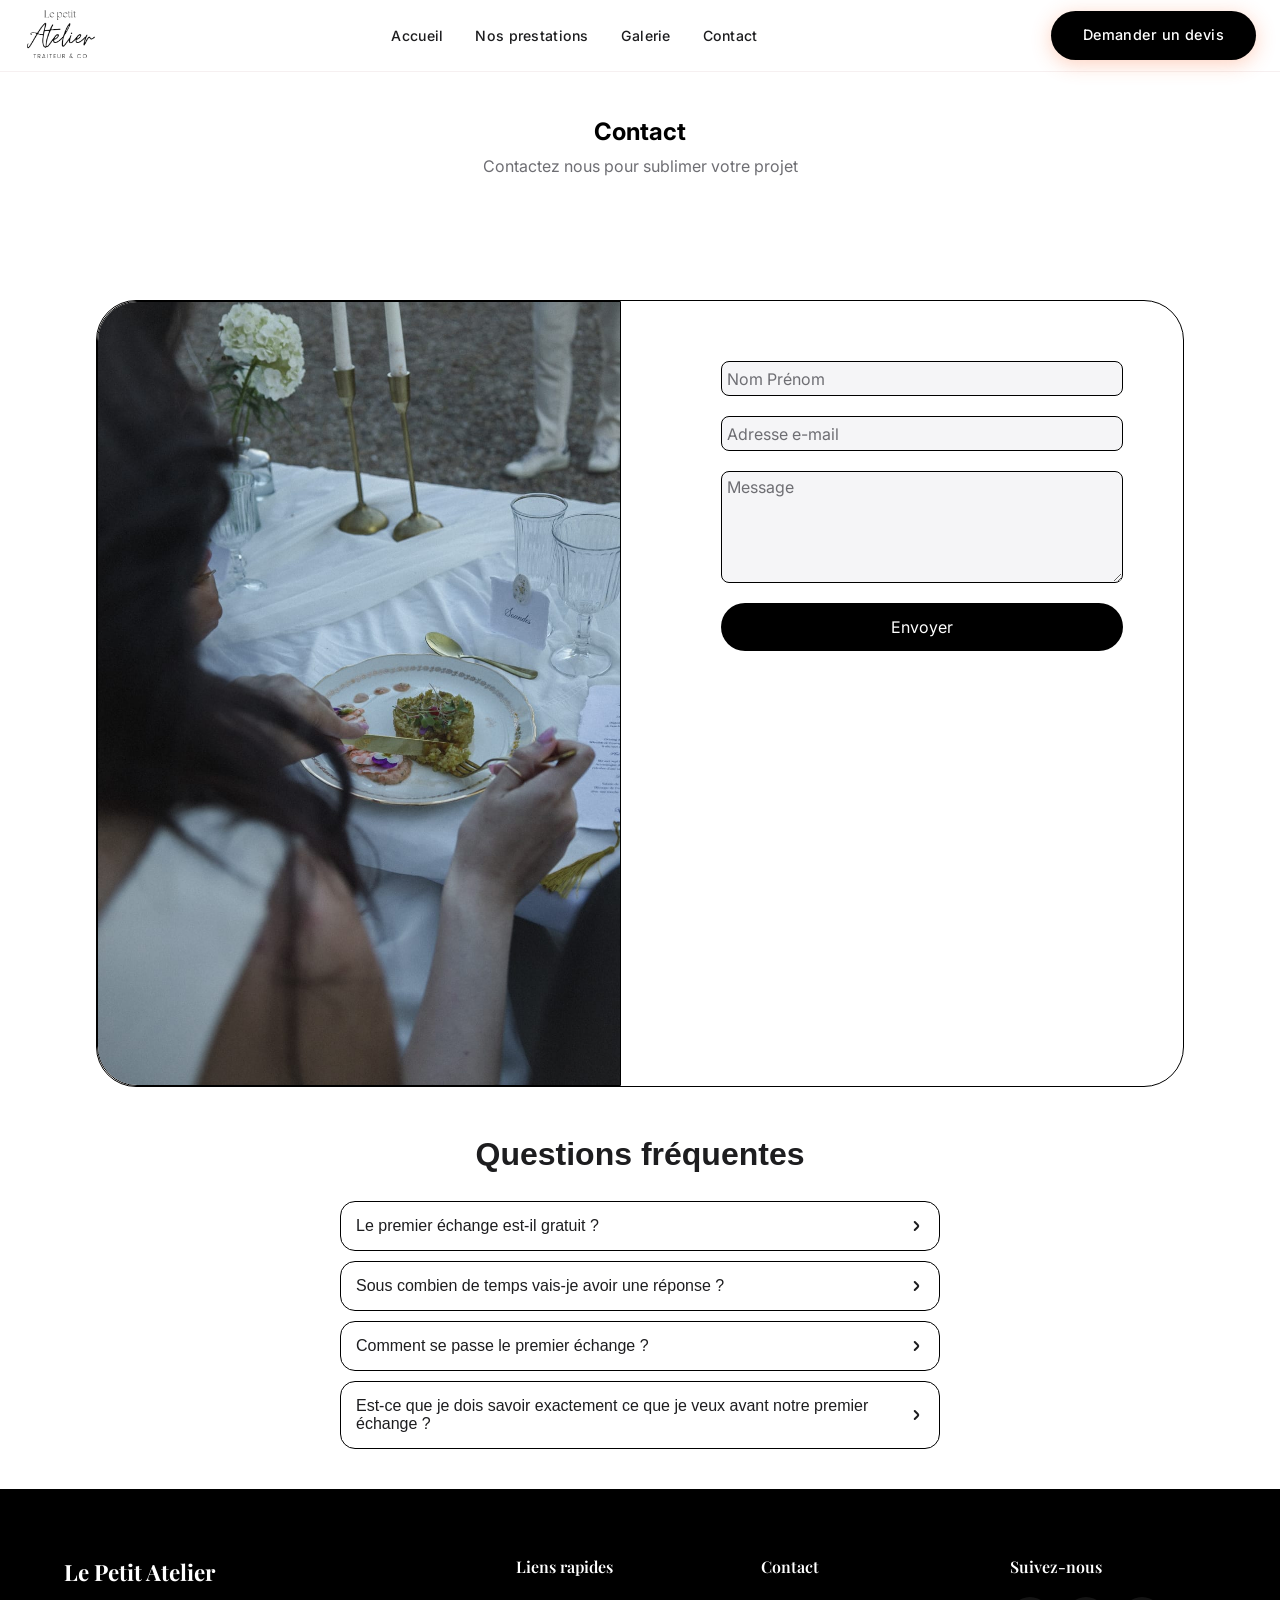
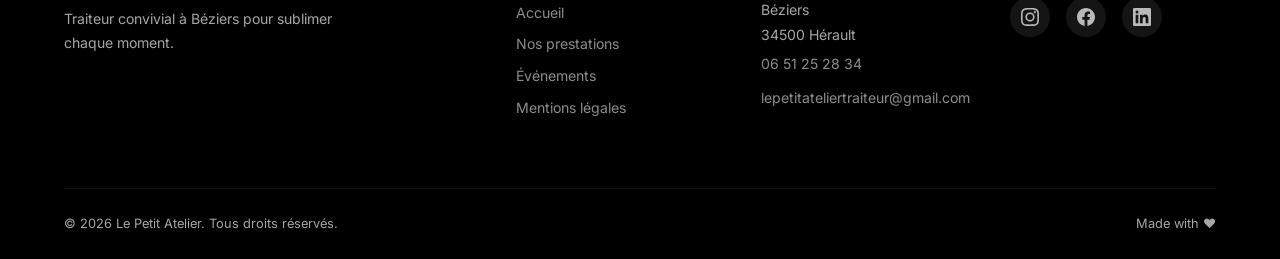
<file: contact.html>
<!DOCTYPE html>
<html lang="en">
<head>
  <meta charset="UTF-8">
  <meta name="viewport" content="width=device-width, initial-scale=1.0">

  <!-- SEO -->
  <title>Contact - Le Petit Atelier</title>
<meta name="description"
  content="Le Petit Atelier, traiteur à Béziers. Événements, plateaux repas, buffets et créations artisanales pour particuliers et professionnels.">
  <meta name="theme-color" content="#600e1a">

  <!-- Google Fonts -->
  <link rel="preconnect" href="https://fonts.googleapis.com">
  <link rel="preconnect" href="https://fonts.gstatic.com" crossorigin>
  <link
    href="https://fonts.googleapis.com/css2?family=Inter:wght@300;400;500;600;700&family=Playfair+Display:ital,wght@0,400;0,600;0,700;1,400&display=swap"
    rel="stylesheet">

  <!-- Stylesheet -->
  <link rel="stylesheet" href="styles.css">
</head>
<body class="devis__body" data-page="contact">
  <!-- ═══════════════════════════════════════════════════════
       NAVBAR
       ═══════════════════════════════════════════════════════ -->
  <nav class="navbar" id="navbar">
    <div class="navbar__inner">

      <!-- Logo -->
       <a href="#" class="navbar__logo">
        <img src="assets/images/logo.png" alt="Le petit atelier" class="logo">        
       </a>
        

      <!-- Desktop Links -->
      <ul class="navbar__links">
        <li><a href="index.html" data-i18n="nav_accueil">Accueil</a></li>
        <li><a href="prestations.html" data-i18n="nav_prestations">Nos prestations</a></li>
        <li><a href="galerie.html" data-i18n="nav_evenements">Galerie</a></li>
        <li><a href="contact.html" data-i18n="nav_contact">Contact</a></li>
      </ul>

      <!-- Right side: lang toggle + CTA -->
      <div class="navbar__right">

        <!-- CTA (desktop only) -->
        <a href="devis.html" class="btn btn--primary navbar__cta" data-i18n="nav_cta">Demander un devis</a>

        <!-- Hamburger (mobile) -->
        <button class="hamburger" id="hamburger" aria-label="Menu">
          <span></span>
          <span></span>
          <span></span>
        </button>
      </div>
    </div>
  </nav>

  <!-- Mobile menu overlay -->
  <div class="mobile-menu" id="mobileMenu">

    <a href="index.html" data-i18n="nav_accueil">Accueil</a>
    <a href="prestations.html" data-i18n="nav_prestations">Nos prestations</a>
    <a href="galerie.html" data-i18n="nav_evenements">Galerie</a>
    <a href="contact.html" data-i18n="nav_contact">Contact</a>
    <a href="devis.html" class="btn btn--primary" data-i18n="nav_cta">Demander un devis</a>
  </div>



    <section class="devis__page">
        <h1>Contact</h1>
        <p>Contactez nous pour sublimer votre projet<p>
        <div class="devis__card">
            <div class="devis__img-wrapper">
                <img src="assets/images/contact.png" class="devis__img">
            </div>
            <div class="devis__form-wrapper">
                <form action="submit" class="devis__form" onsubmit="return(false)">
                    <input type="text" name="name" id="name-form" placeholder="Nom Prénom" required>
                    <input type="email" name="mail" id="mail-form" placeholder="Adresse e-mail" required>
                    <textarea name="message" id="message-form" placeholder="Message" class="devis__textarea" rows="5" required></textarea>
                    <button type="submit" class="devis__submit">Envoyer</button>
                </form>
            </div>
        </div>        
    </section>

<section class="faq-section">
  <h2 class="faq-section__title">Questions fréquentes</h2>

  <div class="faq-section__item">
    <button class="faq-section__question">
      <span>Le premier échange est-il gratuit ?</span>
      <span class="faq-section__icon">
        <svg xmlns="http://www.w3.org/2000/svg" viewBox="0 0 24 24" width="1rem" height="1rem" class="faq-section__icon">
          <path d="M15.75,9.525,11.164,4.939A1.5,1.5,0,0,0,9.043,7.061l4.586,4.585a.5.5,0,0,1,0,.708L9.043,16.939a1.5,1.5,0,0,0,2.121,2.122l4.586-4.586A3.505,3.505,0,0,0,15.75,9.525Z"/>
        </svg>
      </span>
    </button>
    <div class="faq-section__answer">
      Oui, le premier contact est 100% gratuit et sans engagement.
    </div>
  </div>

  <div class="faq-section__item">
    <button class="faq-section__question">
      <span>Sous combien de temps vais-je avoir une réponse ?</span>
      <span class="faq-section__icon">
        <svg xmlns="http://www.w3.org/2000/svg" viewBox="0 0 24 24" width="1rem" height="1rem" class="faq-section__icon">
          <path d="M15.75,9.525,11.164,4.939A1.5,1.5,0,0,0,9.043,7.061l4.586,4.585a.5.5,0,0,1,0,.708L9.043,16.939a1.5,1.5,0,0,0,2.121,2.122l4.586-4.586A3.505,3.505,0,0,0,15.75,9.525Z"/>
        </svg>
      </span>
    </button>
    <div class="faq-section__answer">
      Nous répondons généralement sous 48h (souvent beaucoup plus rapidement).
    </div>
  </div>

  <div class="faq-section__item">
    <button class="faq-section__question">
      <span>Comment se passe le premier échange ?</span>
      <span class="faq-section__icon">
        <svg xmlns="http://www.w3.org/2000/svg" viewBox="0 0 24 24" width="1rem" height="1rem" class="faq-section__icon">
          <path d="M15.75,9.525,11.164,4.939A1.5,1.5,0,0,0,9.043,7.061l4.586,4.585a.5.5,0,0,1,0,.708L9.043,16.939a1.5,1.5,0,0,0,2.121,2.122l4.586-4.586A3.505,3.505,0,0,0,15.75,9.525Z"/>
        </svg>
      </span>
    </button>
    <div class="faq-section__answer">
      Nous échangeons simplement par message ou appel pour comprendre votre besoin.
    </div>
  </div>

  <div class="faq-section__item">
    <button class="faq-section__question">
      <span>Est-ce que je dois savoir exactement ce que je veux avant notre premier échange ?</span>
      <span class="faq-section__icon">
        <svg xmlns="http://www.w3.org/2000/svg" viewBox="0 0 24 24" width="1rem" height="1rem" class="faq-section__icon">
          <path d="M15.75,9.525,11.164,4.939A1.5,1.5,0,0,0,9.043,7.061l4.586,4.585a.5.5,0,0,1,0,.708L9.043,16.939a1.5,1.5,0,0,0,2.121,2.122l4.586-4.586A3.505,3.505,0,0,0,15.75,9.525Z"/>
        </svg>
      </span>
    </button>
    <div class="faq-section__answer">
      Non, vous pouvez nous contacter même si votre projet n'est pas encore clair. Nous vous aiderons à définir vos besoins.
    </div>
  </div>

</section>

  <!-- ═══════════════════════════════════════════════════════
       FOOTER
       ═══════════════════════════════════════════════════════ -->
  <footer class="footer">
    <div class="container">

      <div class="footer__grid">

        <!-- Brand -->
        <div class="footer__brand">
          <div class="footer__logo">Le Petit Atelier</div>
          <p data-i18n="footer_desc">Traiteur convivial à Béziers pour sublimer chaque moment.</p>
        </div>

        <!-- Links -->
        <div class="footer__col">
          <h4 data-i18n="footer_h_links">Liens rapides</h4>
          <a href="#" data-i18n="footer_link1">Accueil</a>
          <a href="#" data-i18n="footer_link2">Nos prestations</a>
          <a href="#" data-i18n="footer_link3">Événements</a>
          <a href="#" data-i18n="footer_link4">Mentions légales</a>
        </div>

        <!-- Contact -->
        <div class="footer__col">
          <h4 data-i18n="footer_h_contact">Contact</h4>
          <p data-i18n="footer_addr">Béziers<br>34500 Hérault</p>
          <p><a href="tel:+33651252834" data-i18n="footer_phone">06 51 25 28 34</a></p>
          <p><a href="mailto:lepetitateliertraiteur@gmail.com" data-i18n="footer_email">lepetitateliertraiteur@gmail.com</a></p>
        </div>

        <!-- Socials -->
        <div class="footer__col">
          <h4 data-i18n="footer_h_social">Suivez-nous</h4>
          <div class="footer__socials">
            <!-- Instagram -->
            <a href="#" class="footer__social" aria-label="Instagram">
              <svg viewBox="0 0 24 24">
                <path
                  d="M12 2.163c3.204 0 3.584.012 4.85.07 3.252.148 4.771 1.691 4.919 4.919.058 1.265.069 1.645.069 4.849 0 3.205-.012 3.584-.069 4.849-.149 3.225-1.664 4.771-4.919 4.919-1.266.058-1.644.07-4.85.07-3.204 0-3.584-.012-4.849-.07-3.26-.149-4.771-1.699-4.919-4.92-.058-1.265-.07-1.644-.07-4.849 0-3.204.013-3.583.07-4.849.149-3.227 1.664-4.771 4.919-4.919 1.266-.057 1.645-.069 4.849-.069zM12 0C8.741 0 8.333.014 7.053.072 2.695.272.273 2.69.073 7.052.014 8.333 0 8.741 0 12c0 3.259.014 3.668.072 4.948.2 4.358 2.618 6.78 6.98 6.98C8.333 23.986 8.741 24 12 24c3.259 0 3.668-.014 4.948-.072 4.354-.2 6.782-2.618 6.979-6.98.059-1.28.073-1.689.073-4.948 0-3.259-.014-3.667-.072-4.947-.196-4.354-2.617-6.78-6.979-6.98C15.668.014 15.259 0 12 0zm0 5.838a6.162 6.162 0 100 12.324 6.162 6.162 0 000-12.324zM12 16a4 4 0 110-8 4 4 0 010 8zm6.406-11.845a1.44 1.44 0 100 2.881 1.44 1.44 0 000-2.881z" />
              </svg>
            </a>
            <!-- Facebook -->
            <a href="#" class="footer__social" aria-label="Facebook">
              <svg viewBox="0 0 24 24">
                <path
                  d="M24 12.073c0-6.627-5.373-12-12-12s-12 5.373-12 12c0 5.99 4.388 10.954 10.125 11.854v-8.385H7.078v-3.47h3.047V9.43c0-3.007 1.792-4.669 4.533-4.669 1.312 0 2.686.235 2.686.235v2.953H15.83c-1.491 0-1.956.925-1.956 1.874v2.25h3.328l-.532 3.47h-2.796v8.385C19.612 23.027 24 18.062 24 12.073z" />
              </svg>
            </a>
            <!-- LinkedIn -->
            <a href="#" class="footer__social" aria-label="LinkedIn">
              <svg viewBox="0 0 24 24">
                <path
                  d="M20.447 20.452h-3.554v-5.569c0-1.328-.027-3.037-1.852-3.037-1.853 0-2.136 1.445-2.136 2.939v5.667H9.351V9h3.414v1.561h.046c.477-.9 1.637-1.85 3.37-1.85 3.601 0 4.267 2.37 4.267 5.455v6.286zM5.337 7.433a2.062 2.062 0 01-2.063-2.065 2.064 2.064 0 112.063 2.065zm1.782 13.019H3.555V9h3.564v11.452zM22.225 0H1.771C.792 0 0 .774 0 1.729v20.542C0 23.227.792 24 1.771 24h20.451C23.2 24 24 23.227 24 22.271V1.729C24 .774 23.2 0 22.222 0h.003z" />
              </svg>
            </a>
          </div>
        </div>

      </div>

      <!-- Bottom bar -->
      <div class="footer__bottom">
        <p data-i18n="footer_copy">© 2026 Le Petit Atelier. Tous droits réservés.</p>
        <p>Made with ♥</p>
      </div>

    </div>
  </footer>


    <script src="script.js"></script>
</body>
</html>
</file>
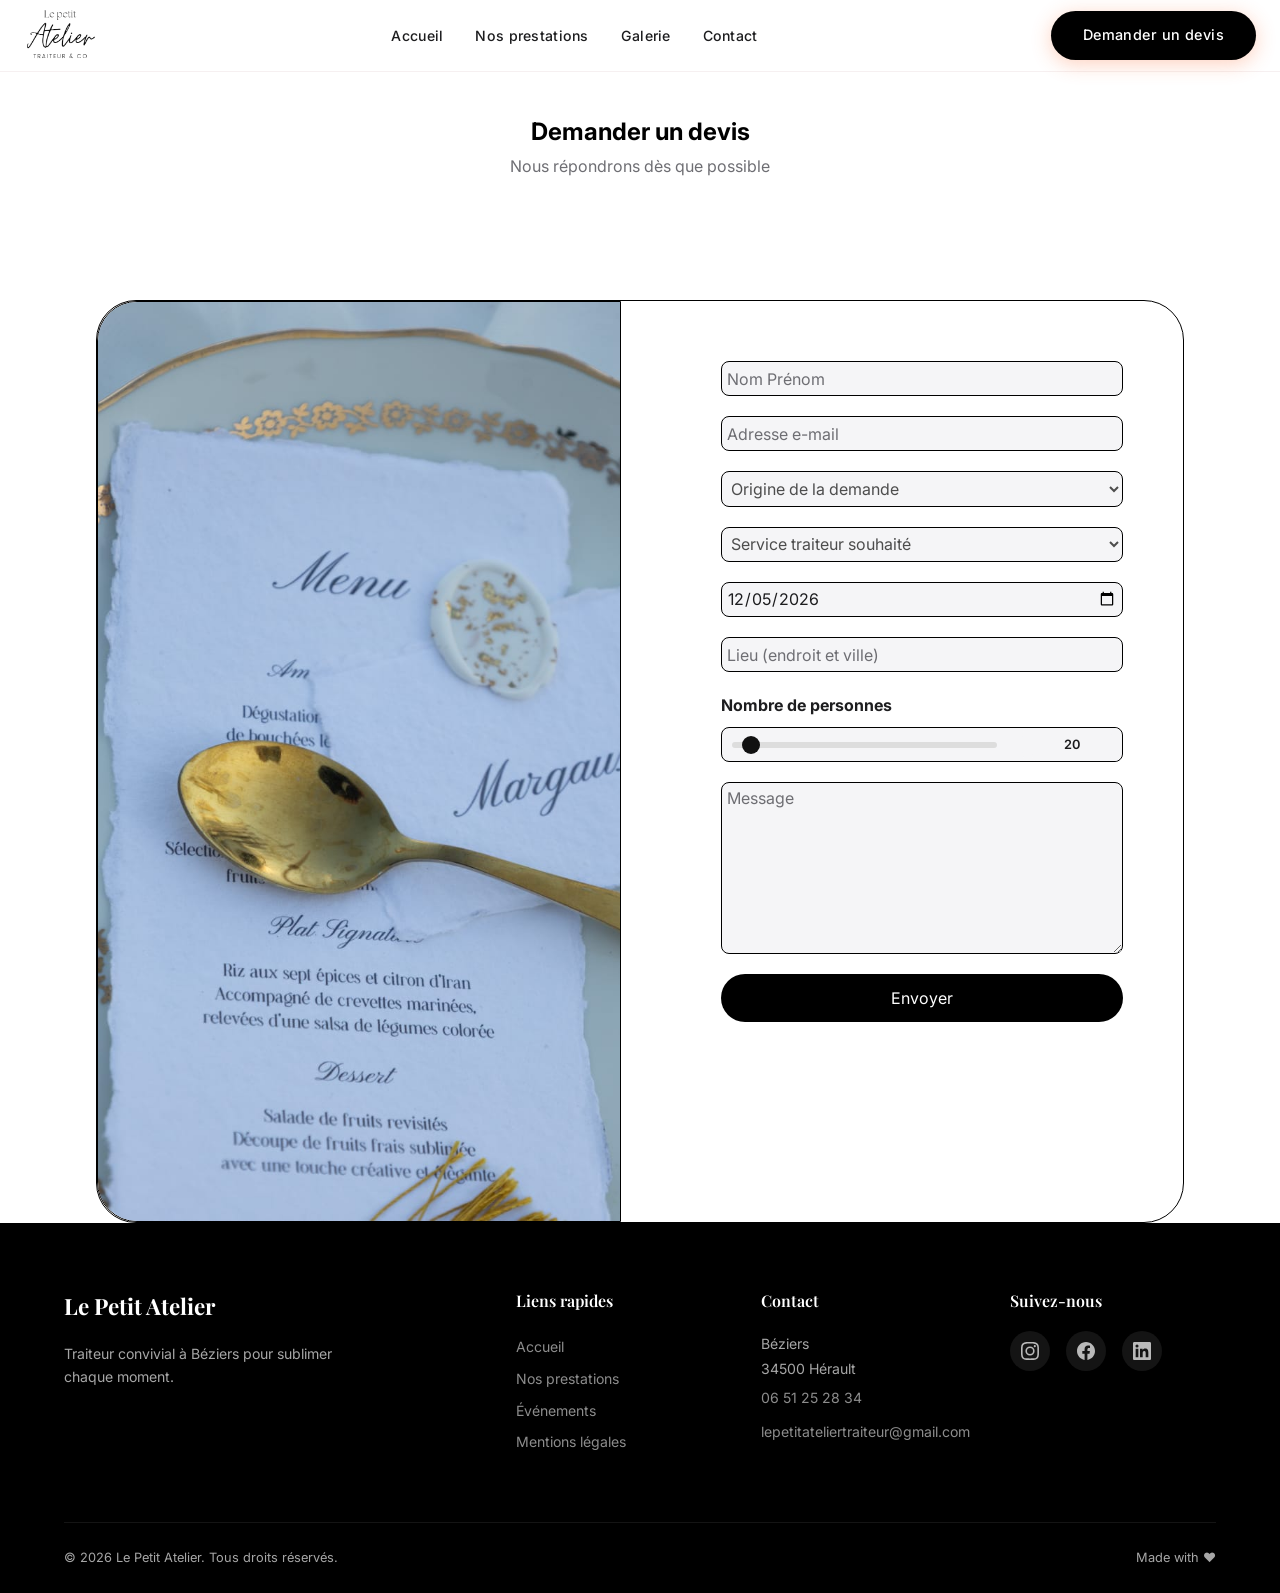
<file: devis.html>
<!DOCTYPE html>
<html lang="en">
<head>
  <meta charset="UTF-8">
  <meta name="viewport" content="width=device-width, initial-scale=1.0">

  <!-- SEO -->
  <title>Demander un devis - Le Petit Atelier</title>
<meta name="description"
  content="Le Petit Atelier, traiteur à Béziers. Événements, plateaux repas, buffets et créations artisanales pour particuliers et professionnels.">
  <meta name="theme-color" content="#600e1a">

  <!-- Google Fonts -->
  <link rel="preconnect" href="https://fonts.googleapis.com">
  <link rel="preconnect" href="https://fonts.gstatic.com" crossorigin>
  <link
    href="https://fonts.googleapis.com/css2?family=Inter:wght@300;400;500;600;700&family=Playfair+Display:ital,wght@0,400;0,600;0,700;1,400&display=swap"
    rel="stylesheet">

  <!-- Stylesheet -->
  <link rel="stylesheet" href="styles.css">
</head>
<body class="devis__body" data-page="devis">
  <!-- ═══════════════════════════════════════════════════════
       NAVBAR
       ═══════════════════════════════════════════════════════ -->
  <nav class="navbar" id="navbar">
    <div class="navbar__inner">

      <!-- Logo -->
       <a href="#" class="navbar__logo">
        <img src="assets/images/logo.png" alt="Le petit atelier" class="logo">        
       </a>
        

      <!-- Desktop Links -->
      <ul class="navbar__links">
        <li><a href="index.html" data-i18n="nav_accueil">Accueil</a></li>
        <li><a href="prestations.html" data-i18n="nav_prestations">Nos prestations</a></li>
        <li><a href="galerie.html" data-i18n="nav_evenements">Galerie</a></li>
        <li><a href="contact.html" data-i18n="nav_contact">Contact</a></li>
      </ul>

      <!-- Right side: lang toggle + CTA -->
      <div class="navbar__right">

        <!-- CTA (desktop only) -->
        <a href="devis.html" class="btn btn--primary navbar__cta" data-i18n="nav_cta">Demander un devis</a>

        <!-- Hamburger (mobile) -->
        <button class="hamburger" id="hamburger" aria-label="Menu">
          <span></span>
          <span></span>
          <span></span>
        </button>
      </div>
    </div>
  </nav>

  <!-- Mobile menu overlay -->
  <div class="mobile-menu" id="mobileMenu">

    <a href="index.html" data-i18n="nav_accueil">Accueil</a>
    <a href="prestations.html" data-i18n="nav_prestations">Nos prestations</a>
    <a href="galerie.html" data-i18n="nav_evenements">Galerie</a>
    <a href="contact.html" data-i18n="nav_contact">Contact</a>
    <a href="devis.html" class="btn btn--primary" data-i18n="nav_cta">Demander un devis</a>
  </div>



    <section class="devis__page">
        <h1>Demander un devis</h1>
        <p>Nous répondrons dès que possible<p>
        <div class="devis__card">
            <div class="devis__img-wrapper">
                <img src="assets/images/devis.png" class="devis__img">
            </div>
            <div class="devis__form-wrapper">
                <form action="submit" class="devis__form" onsubmit="return(false)">
                    <input type="text" name="name" id="name-form" placeholder="Nom Prénom" required>
                    <input type="email" name="mail" id="mail-form" placeholder="Adresse e-mail" required>
                    <select name="origin" id="origin-form" required class="select-placeholder">
                        <option value="" disabled selected hidden>Origine de la demande</option>
                        <option value="social">Réseaux sociaux</option>
                        <option value="recommandation">Recommandation</option>
                        <option value="internet">Recherche sur Internet</option>
                        <option value="event">Événement</option>
                        <option value="other">Autre</option>
                    </select>
                    <select name="service" id="service-form" required class="select-placeholder">
                        <option value="" disabled selected hidden>Service traiteur souhaité</option>
                        <option value="catering-dejeuner">Catering entreprise déjeuner</option>
                        <option value="catering-diner">Catering entreprise dîner</option>
                        <option value="mariage">Prestation mariage</option>
                        <option value="birthday">Buffet anniversaire</option>
                        <option value="inauguration">Inauguration</option>
                        <option value="plateaux-sucre-sale">Plateaux sucrés/salés</option>
                        <option value="fruits">Plateaux de fruits</option>
                        <option value="brunch">Brunch</option>
                        <option value="cocktail">Cocktails</option>
                        <option value="other">Autre</option>
                    </select>
                    <input type="date" name="date" id="date-form" value="2000-01-01" min={new Date().toISOString().split('T')[0]} required>
                    <input type="text" placeholder="Lieu (endroit et ville)" required >
                    <div class="range-wrapper range-desktop">
                      <h4>Nombre de personnes</h4>
                      <div class="range">
                        <input type="range" id="people" min="0" max="500" value="20" step="5">
                        <div class="input-people-wrapper">
                          <input type="number" id="range-value" name="range-value" min="0" max="500" value="20" step="5">
                          <label for="range-value" id="range-label"></label>                               
                        </div>                        
                      </div>             
                    </div>
                    <input type="number" name="people" id="people-mobile" class="range-mobile" min="1" max="500" required placeholder="Nombre de personnes">
                    <textarea name="message" id="message-form" placeholder="Message" class="devis__textarea" rows="8" required></textarea>
                    <button type="submit" class="devis__submit">Envoyer</button>
                </form>
            </div>
        </div>        
    </section>




  <!-- ═══════════════════════════════════════════════════════
       FOOTER
       ═══════════════════════════════════════════════════════ -->
  <footer class="footer">
    <div class="container">

      <div class="footer__grid">

        <!-- Brand -->
        <div class="footer__brand">
          <div class="footer__logo">Le Petit Atelier</div>
          <p data-i18n="footer_desc">Traiteur convivial à Béziers pour sublimer chaque moment.</p>
        </div>

        <!-- Links -->
        <div class="footer__col">
          <h4 data-i18n="footer_h_links">Liens rapides</h4>
          <a href="#" data-i18n="footer_link1">Accueil</a>
          <a href="#" data-i18n="footer_link2">Nos prestations</a>
          <a href="#" data-i18n="footer_link3">Événements</a>
          <a href="#" data-i18n="footer_link4">Mentions légales</a>
        </div>

        <!-- Contact -->
        <div class="footer__col">
          <h4 data-i18n="footer_h_contact">Contact</h4>
          <p data-i18n="footer_addr">Béziers<br>34500 Hérault</p>
          <p><a href="tel:+33651252834" data-i18n="footer_phone">06 51 25 28 34</a></p>
          <p><a href="mailto:lepetitateliertraiteur@gmail.com" data-i18n="footer_email">lepetitateliertraiteur@gmail.com</a></p>
        </div>

        <!-- Socials -->
        <div class="footer__col">
          <h4 data-i18n="footer_h_social">Suivez-nous</h4>
          <div class="footer__socials">
            <!-- Instagram -->
            <a href="#" class="footer__social" aria-label="Instagram">
              <svg viewBox="0 0 24 24">
                <path
                  d="M12 2.163c3.204 0 3.584.012 4.85.07 3.252.148 4.771 1.691 4.919 4.919.058 1.265.069 1.645.069 4.849 0 3.205-.012 3.584-.069 4.849-.149 3.225-1.664 4.771-4.919 4.919-1.266.058-1.644.07-4.85.07-3.204 0-3.584-.012-4.849-.07-3.26-.149-4.771-1.699-4.919-4.92-.058-1.265-.07-1.644-.07-4.849 0-3.204.013-3.583.07-4.849.149-3.227 1.664-4.771 4.919-4.919 1.266-.057 1.645-.069 4.849-.069zM12 0C8.741 0 8.333.014 7.053.072 2.695.272.273 2.69.073 7.052.014 8.333 0 8.741 0 12c0 3.259.014 3.668.072 4.948.2 4.358 2.618 6.78 6.98 6.98C8.333 23.986 8.741 24 12 24c3.259 0 3.668-.014 4.948-.072 4.354-.2 6.782-2.618 6.979-6.98.059-1.28.073-1.689.073-4.948 0-3.259-.014-3.667-.072-4.947-.196-4.354-2.617-6.78-6.979-6.98C15.668.014 15.259 0 12 0zm0 5.838a6.162 6.162 0 100 12.324 6.162 6.162 0 000-12.324zM12 16a4 4 0 110-8 4 4 0 010 8zm6.406-11.845a1.44 1.44 0 100 2.881 1.44 1.44 0 000-2.881z" />
              </svg>
            </a>
            <!-- Facebook -->
            <a href="#" class="footer__social" aria-label="Facebook">
              <svg viewBox="0 0 24 24">
                <path
                  d="M24 12.073c0-6.627-5.373-12-12-12s-12 5.373-12 12c0 5.99 4.388 10.954 10.125 11.854v-8.385H7.078v-3.47h3.047V9.43c0-3.007 1.792-4.669 4.533-4.669 1.312 0 2.686.235 2.686.235v2.953H15.83c-1.491 0-1.956.925-1.956 1.874v2.25h3.328l-.532 3.47h-2.796v8.385C19.612 23.027 24 18.062 24 12.073z" />
              </svg>
            </a>
            <!-- LinkedIn -->
            <a href="#" class="footer__social" aria-label="LinkedIn">
              <svg viewBox="0 0 24 24">
                <path
                  d="M20.447 20.452h-3.554v-5.569c0-1.328-.027-3.037-1.852-3.037-1.853 0-2.136 1.445-2.136 2.939v5.667H9.351V9h3.414v1.561h.046c.477-.9 1.637-1.85 3.37-1.85 3.601 0 4.267 2.37 4.267 5.455v6.286zM5.337 7.433a2.062 2.062 0 01-2.063-2.065 2.064 2.064 0 112.063 2.065zm1.782 13.019H3.555V9h3.564v11.452zM22.225 0H1.771C.792 0 0 .774 0 1.729v20.542C0 23.227.792 24 1.771 24h20.451C23.2 24 24 23.227 24 22.271V1.729C24 .774 23.2 0 22.222 0h.003z" />
              </svg>
            </a>
          </div>
        </div>

      </div>

      <!-- Bottom bar -->
      <div class="footer__bottom">
        <p data-i18n="footer_copy">© 2026 Le Petit Atelier. Tous droits réservés.</p>
        <p>Made with ♥</p>
      </div>

    </div>
  </footer>


    <script src="script.js"></script>
</body>
</html>
</file>
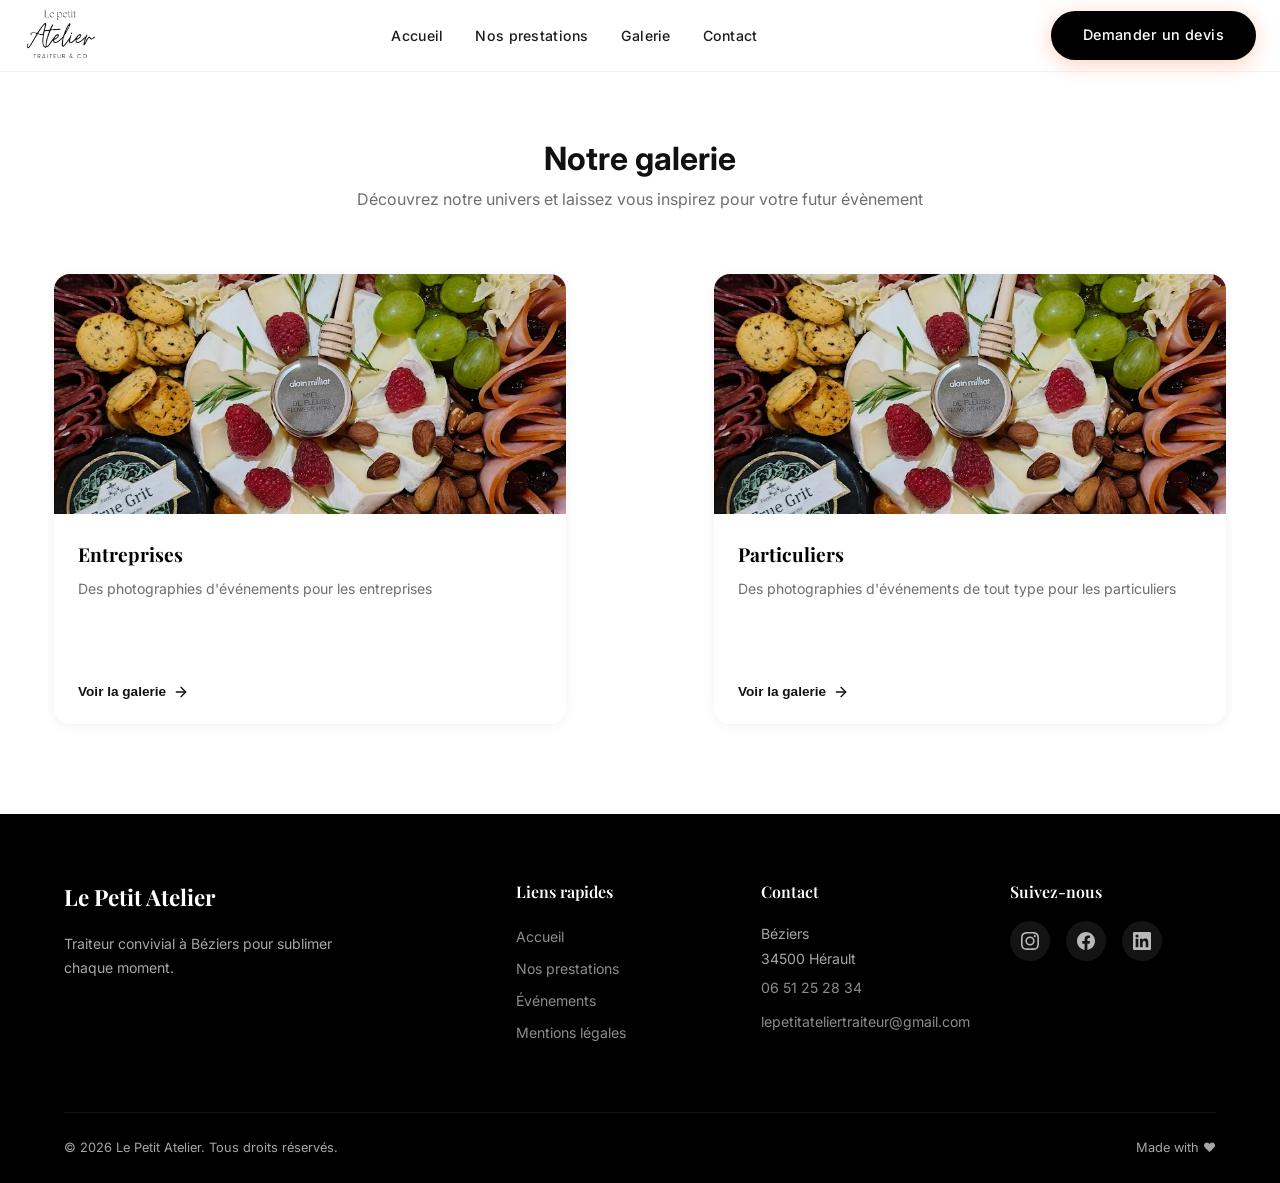
<file: galerie.html>
<!DOCTYPE html>
<html lang="en">
<head>
    <meta charset="UTF-8">
    <meta name="viewport" content="width=device-width, initial-scale=1.0">
    <title>Galerie - Le Petit Atelier</title>
    <meta name="description"
    content="Le Petit Atelier, traiteur à Béziers. Événements, plateaux repas, buffets et créations artisanales pour particuliers et professionnels.">
    <meta name="theme-color" content="#600e1a">

    <!-- Google Fonts -->
    <link rel="preconnect" href="https://fonts.googleapis.com">
    <link rel="preconnect" href="https://fonts.gstatic.com" crossorigin>
    <link
        href="https://fonts.googleapis.com/css2?family=Inter:wght@300;400;500;600;700&family=Playfair+Display:ital,wght@0,400;0,600;0,700;1,400&display=swap"
        rel="stylesheet">

    <!-- Stylesheet -->
    <link rel="stylesheet" href="styles.css">
</head>
<body>
  <!-- ═══════════════════════════════════════════════════════
       NAVBAR
       ═══════════════════════════════════════════════════════ -->
  <nav class="navbar" id="navbar">
    <div class="navbar__inner">

      <!-- Logo -->
       <a href="#" class="navbar__logo">
        <img src="assets/images/logo.png" alt="Le petit atelier" class="logo">        
       </a>
        

      <!-- Desktop Links -->
      <ul class="navbar__links">
        <li><a href="index.html" data-i18n="nav_accueil">Accueil</a></li>
        <li><a href="prestations.html" data-i18n="nav_prestations">Nos prestations</a></li>
        <li><a href="galerie.html" data-i18n="nav_evenements">Galerie</a></li>
        <li><a href="contact.html" data-i18n="nav_contact">Contact</a></li>
      </ul>

      <!-- Right side: lang toggle + CTA -->
      <div class="navbar__right">

        <!-- CTA (desktop only) -->
        <a href="devis.html" class="btn btn--primary navbar__cta" data-i18n="nav_cta">Demander un devis</a>

        <!-- Hamburger (mobile) -->
        <button class="hamburger" id="hamburger" aria-label="Menu">
          <span></span>
          <span></span>
          <span></span>
        </button>
      </div>
    </div>
  </nav>

  <!-- Mobile menu overlay -->
  <div class="mobile-menu" id="mobileMenu">

    <a href="index.html" data-i18n="nav_accueil">Accueil</a>
    <a href="prestations.html" data-i18n="nav_prestations">Nos prestations</a>
    <a href="galerie.html" data-i18n="nav_evenements">Galerie</a>
    <a href="contact.html" data-i18n="nav_contact">Contact</a>
    <a href="devis.html" class="btn btn--primary" data-i18n="nav_cta">Demander un devis</a>
  </div>

    <div class="galerie">
        <h1>Notre galerie</h1>
        <p>Découvrez notre univers et laissez vous inspirez pour votre futur évènement</p>

        <div class="galerie__popup" id="particuliers-popup">
            <div class="close-wrapper">
                <button class="popup-close">
                    <span></span>
                    <span></span>
                    <span></span>
                </button>                
            </div>

            <div class="galerie__dropdown-wrapper">
                <!--  -->
                <div class="galerie__titles" id="particuliers-title" data-dropdown-target="mariage-grid">
                    <h2>Mariages</h2>
                    <svg xmlns="http://www.w3.org/2000/svg" viewBox="0 0 24 24" width="1rem" height="1rem" class="galerie__icon">
                        <path d="M15.75,9.525,11.164,4.939A1.5,1.5,0,0,0,9.043,7.061l4.586,4.585a.5.5,0,0,1,0,.708L9.043,16.939a1.5,1.5,0,0,0,2.121,2.122l4.586-4.586A3.505,3.505,0,0,0,15.75,9.525Z"/>
                    </svg>   
                </div>           
                <div class="galerie__grid" id="mariage-grid">
                    <img src="assets/images/card-cocktails.png" alt="" class="galerie__img">
                    <img src="assets/images/card-diners.png" alt="" class="galerie__img">
                    <img src="assets/images/card-entreprise.png" alt="" class="galerie__img">
                    <img src="assets/images/card-mariages.png" alt="" class="galerie__img">
                </div>  
            </div>         
            <div class="galerie__dropdown-wrapper">
                <div class="galerie__titles" id="particuliers-title" data-dropdown-target="dinerprive-grid">
                    <h2>Dîners privés</h2>
                    <svg xmlns="http://www.w3.org/2000/svg" viewBox="0 0 24 24" width="1rem" height="1rem" class="galerie__icon">
                        <path d="M15.75,9.525,11.164,4.939A1.5,1.5,0,0,0,9.043,7.061l4.586,4.585a.5.5,0,0,1,0,.708L9.043,16.939a1.5,1.5,0,0,0,2.121,2.122l4.586-4.586A3.505,3.505,0,0,0,15.75,9.525Z"/>
                    </svg>   
                </div>           
                <div class="galerie__grid" id="dinerprive-grid">
                    <img src="assets/images/card-cocktails.png" alt="" class="galerie__img">
                    <img src="assets/images/card-diners.png" alt="" class="galerie__img">
                    <img src="assets/images/card-entreprise.png" alt="" class="galerie__img">
                    <img src="assets/images/card-mariages.png" alt="" class="galerie__img">
                </div>         
            </div>
            <div class="galerie__dropdown-wrapper">
                <div class="galerie__titles" id="particuliers-title" data-dropdown-target="bday-grid">
                    <h2>Anniversaires</h2>
                    <svg xmlns="http://www.w3.org/2000/svg" viewBox="0 0 24 24" width="1rem" height="1rem" class="galerie__icon">
                        <path d="M15.75,9.525,11.164,4.939A1.5,1.5,0,0,0,9.043,7.061l4.586,4.585a.5.5,0,0,1,0,.708L9.043,16.939a1.5,1.5,0,0,0,2.121,2.122l4.586-4.586A3.505,3.505,0,0,0,15.75,9.525Z"/>
                    </svg>   
                </div>           
                <div class="galerie__grid" id="bday-grid">
                    <img src="assets/images/card-cocktails.png" alt="" class="galerie__img">
                    <img src="assets/images/card-diners.png" alt="" class="galerie__img">
                    <img src="assets/images/card-entreprise.png" alt="" class="galerie__img">
                    <img src="assets/images/card-mariages.png" alt="" class="galerie__img">
                </div>         
            </div>
        </div>

        <div class="galerie__popup" id="entreprises-popup">
            <div class="close-wrapper">
                <button class="popup-close">
                    <span></span>
                    <span></span>
                    <span></span>
                </button>                
            </div>

            <div class="galerie__dropdown-wrapper">
                <!--  -->
                <div class="galerie__titles" id="particuliers-title" data-dropdown-target="cocktails-grid">
                    <h2>Séminaires</h2>
                    <svg xmlns="http://www.w3.org/2000/svg" viewBox="0 0 24 24" width="1rem" height="1rem" class="galerie__icon">
                        <path d="M15.75,9.525,11.164,4.939A1.5,1.5,0,0,0,9.043,7.061l4.586,4.585a.5.5,0,0,1,0,.708L9.043,16.939a1.5,1.5,0,0,0,2.121,2.122l4.586-4.586A3.505,3.505,0,0,0,15.75,9.525Z"/>
                    </svg>   
                </div>           
                <div class="galerie__grid" id="cocktails-grid">
                    <img src="assets/images/card-cocktails.png" alt="" class="galerie__img">
                    <img src="assets/images/card-diners.png" alt="" class="galerie__img">
                    <img src="assets/images/card-entreprise.png" alt="" class="galerie__img">
                    <img src="assets/images/card-mariages.png" alt="" class="galerie__img">
                </div>  
            </div>         
            <div class="galerie__dropdown-wrapper">
                <div class="galerie__titles" id="particuliers-title" data-dropdown-target="receptions-grid">
                    <h2>Cocktails</h2>
                    <svg xmlns="http://www.w3.org/2000/svg" viewBox="0 0 24 24" width="1rem" height="1rem" class="galerie__icon">
                        <path d="M15.75,9.525,11.164,4.939A1.5,1.5,0,0,0,9.043,7.061l4.586,4.585a.5.5,0,0,1,0,.708L9.043,16.939a1.5,1.5,0,0,0,2.121,2.122l4.586-4.586A3.505,3.505,0,0,0,15.75,9.525Z"/>
                    </svg>   
                </div>           
                <div class="galerie__grid" id="receptions-grid">
                    <img src="assets/images/card-cocktails.png" alt="" class="galerie__img">
                    <img src="assets/images/card-diners.png" alt="" class="galerie__img">
                    <img src="assets/images/card-entreprise.png" alt="" class="galerie__img">
                    <img src="assets/images/card-mariages.png" alt="" class="galerie__img">
                </div>         
            </div>
            <div class="galerie__dropdown-wrapper">
                <div class="galerie__titles" id="particuliers-title" data-dropdown-target="plateaux-grid">
                    <h2>Inaugurations</h2>
                    <svg xmlns="http://www.w3.org/2000/svg" viewBox="0 0 24 24" width="1rem" height="1rem" class="galerie__icon">
                        <path d="M15.75,9.525,11.164,4.939A1.5,1.5,0,0,0,9.043,7.061l4.586,4.585a.5.5,0,0,1,0,.708L9.043,16.939a1.5,1.5,0,0,0,2.121,2.122l4.586-4.586A3.505,3.505,0,0,0,15.75,9.525Z"/>
                    </svg>   
                </div>           
                <div class="galerie__grid" id="plateaux-grid">
                    <img src="assets/images/card-cocktails.png" alt="" class="galerie__img">
                    <img src="assets/images/card-diners.png" alt="" class="galerie__img">
                    <img src="assets/images/card-entreprise.png" alt="" class="galerie__img">
                    <img src="assets/images/card-mariages.png" alt="" class="galerie__img">
                </div>         
            </div>
        </div>

        <div class="galerie__card-grid">
            <article class="card">
            <div class="card__image">
                <img src="assets/images/card-mariages.png" alt="Traiteur mariage à Béziers" loading="lazy">
            </div>
            <div class="card__body">
                <h3 class="card__title" data-i18n="card1_title">Entreprises</h3>
                <p class="card__text" data-i18n="card1_text">
                Des photographies d'événements pour les entreprises
                </p>
                <button class="card__link" data-i18n="card_btn" id="entreprises-btn">
                Voir la galerie
                <svg viewBox="0 0 24 24" fill="none" stroke="currentColor" stroke-width="2" stroke-linecap="round"
                    stroke-linejoin="round">
                    <path d="M5 12h14" />
                    <path d="m12 5 7 7-7 7" />
                </svg>
                </button>
            </div>
            </article>


            <article class="card">
            <div class="card__image">
                <img src="assets/images/card-mariages.png" alt="Traiteur mariage à Béziers" loading="lazy">
            </div>
            <div class="card__body">
                <h3 class="card__title" data-i18n="card1_title">Particuliers</h3>
                <p class="card__text" data-i18n="card1_text">
                Des photographies d'événements de tout type pour les particuliers
                </p>
                <button class="card__link" data-i18n="card_btn" id="particuliers-btn">
                Voir la galerie
                <svg viewBox="0 0 24 24" fill="none" stroke="currentColor" stroke-width="2" stroke-linecap="round"
                    stroke-linejoin="round">
                    <path d="M5 12h14" />
                    <path d="m12 5 7 7-7 7" />
                </svg>
                </button>
            </div>
            </article>

        </div>        


    </div>




  <!-- ═══════════════════════════════════════════════════════
       FOOTER
       ═══════════════════════════════════════════════════════ -->
  <footer class="footer">
    <div class="container">

      <div class="footer__grid">

        <!-- Brand -->
        <div class="footer__brand">
          <div class="footer__logo">Le Petit Atelier</div>
          <p data-i18n="footer_desc">Traiteur convivial à Béziers pour sublimer chaque moment.</p>
        </div>

        <!-- Links -->
        <div class="footer__col">
          <h4 data-i18n="footer_h_links">Liens rapides</h4>
          <a href="#" data-i18n="footer_link1">Accueil</a>
          <a href="#" data-i18n="footer_link2">Nos prestations</a>
          <a href="#" data-i18n="footer_link3">Événements</a>
          <a href="#" data-i18n="footer_link4">Mentions légales</a>
        </div>

        <!-- Contact -->
        <div class="footer__col">
          <h4 data-i18n="footer_h_contact">Contact</h4>
          <p data-i18n="footer_addr">Béziers<br>34500 Hérault</p>
          <p><a href="tel:+33651252834" data-i18n="footer_phone">06 51 25 28 34</a></p>
          <p><a href="mailto:lepetitateliertraiteur@gmail.com" data-i18n="footer_email">lepetitateliertraiteur@gmail.com</a></p>
        </div>

        <!-- Socials -->
        <div class="footer__col">
          <h4 data-i18n="footer_h_social">Suivez-nous</h4>
          <div class="footer__socials">
            <!-- Instagram -->
            <a href="#" class="footer__social" aria-label="Instagram">
              <svg viewBox="0 0 24 24">
                <path
                  d="M12 2.163c3.204 0 3.584.012 4.85.07 3.252.148 4.771 1.691 4.919 4.919.058 1.265.069 1.645.069 4.849 0 3.205-.012 3.584-.069 4.849-.149 3.225-1.664 4.771-4.919 4.919-1.266.058-1.644.07-4.85.07-3.204 0-3.584-.012-4.849-.07-3.26-.149-4.771-1.699-4.919-4.92-.058-1.265-.07-1.644-.07-4.849 0-3.204.013-3.583.07-4.849.149-3.227 1.664-4.771 4.919-4.919 1.266-.057 1.645-.069 4.849-.069zM12 0C8.741 0 8.333.014 7.053.072 2.695.272.273 2.69.073 7.052.014 8.333 0 8.741 0 12c0 3.259.014 3.668.072 4.948.2 4.358 2.618 6.78 6.98 6.98C8.333 23.986 8.741 24 12 24c3.259 0 3.668-.014 4.948-.072 4.354-.2 6.782-2.618 6.979-6.98.059-1.28.073-1.689.073-4.948 0-3.259-.014-3.667-.072-4.947-.196-4.354-2.617-6.78-6.979-6.98C15.668.014 15.259 0 12 0zm0 5.838a6.162 6.162 0 100 12.324 6.162 6.162 0 000-12.324zM12 16a4 4 0 110-8 4 4 0 010 8zm6.406-11.845a1.44 1.44 0 100 2.881 1.44 1.44 0 000-2.881z" />
              </svg>
            </a>
            <!-- Facebook -->
            <a href="#" class="footer__social" aria-label="Facebook">
              <svg viewBox="0 0 24 24">
                <path
                  d="M24 12.073c0-6.627-5.373-12-12-12s-12 5.373-12 12c0 5.99 4.388 10.954 10.125 11.854v-8.385H7.078v-3.47h3.047V9.43c0-3.007 1.792-4.669 4.533-4.669 1.312 0 2.686.235 2.686.235v2.953H15.83c-1.491 0-1.956.925-1.956 1.874v2.25h3.328l-.532 3.47h-2.796v8.385C19.612 23.027 24 18.062 24 12.073z" />
              </svg>
            </a>
            <!-- LinkedIn -->
            <a href="#" class="footer__social" aria-label="LinkedIn">
              <svg viewBox="0 0 24 24">
                <path
                  d="M20.447 20.452h-3.554v-5.569c0-1.328-.027-3.037-1.852-3.037-1.853 0-2.136 1.445-2.136 2.939v5.667H9.351V9h3.414v1.561h.046c.477-.9 1.637-1.85 3.37-1.85 3.601 0 4.267 2.37 4.267 5.455v6.286zM5.337 7.433a2.062 2.062 0 01-2.063-2.065 2.064 2.064 0 112.063 2.065zm1.782 13.019H3.555V9h3.564v11.452zM22.225 0H1.771C.792 0 0 .774 0 1.729v20.542C0 23.227.792 24 1.771 24h20.451C23.2 24 24 23.227 24 22.271V1.729C24 .774 23.2 0 22.222 0h.003z" />
              </svg>
            </a>
          </div>
        </div>

      </div>

      <!-- Bottom bar -->
      <div class="footer__bottom">
        <p data-i18n="footer_copy">© 2026 Le Petit Atelier. Tous droits réservés.</p>
        <p>Made with ♥</p>
      </div>

    </div>
  </footer>

  <script src="script.js"></script>
</body>
</html>
</file>
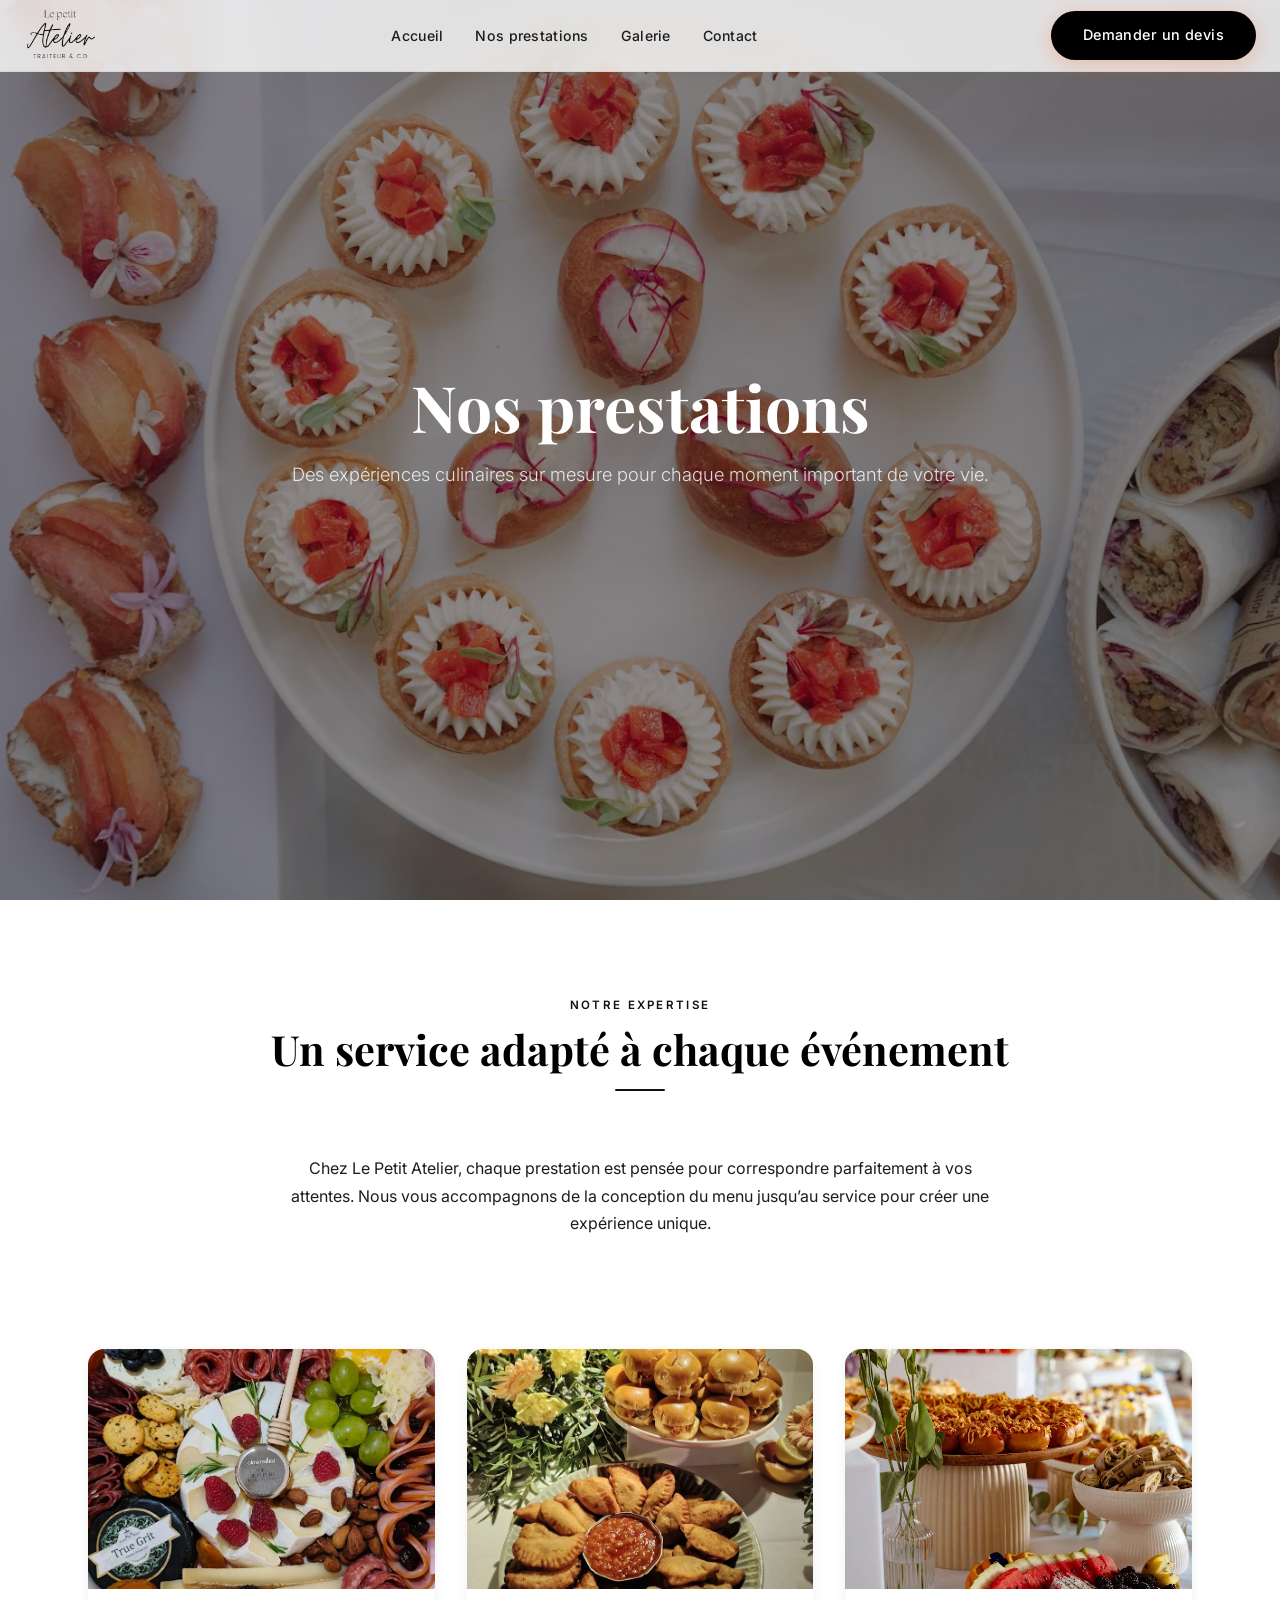
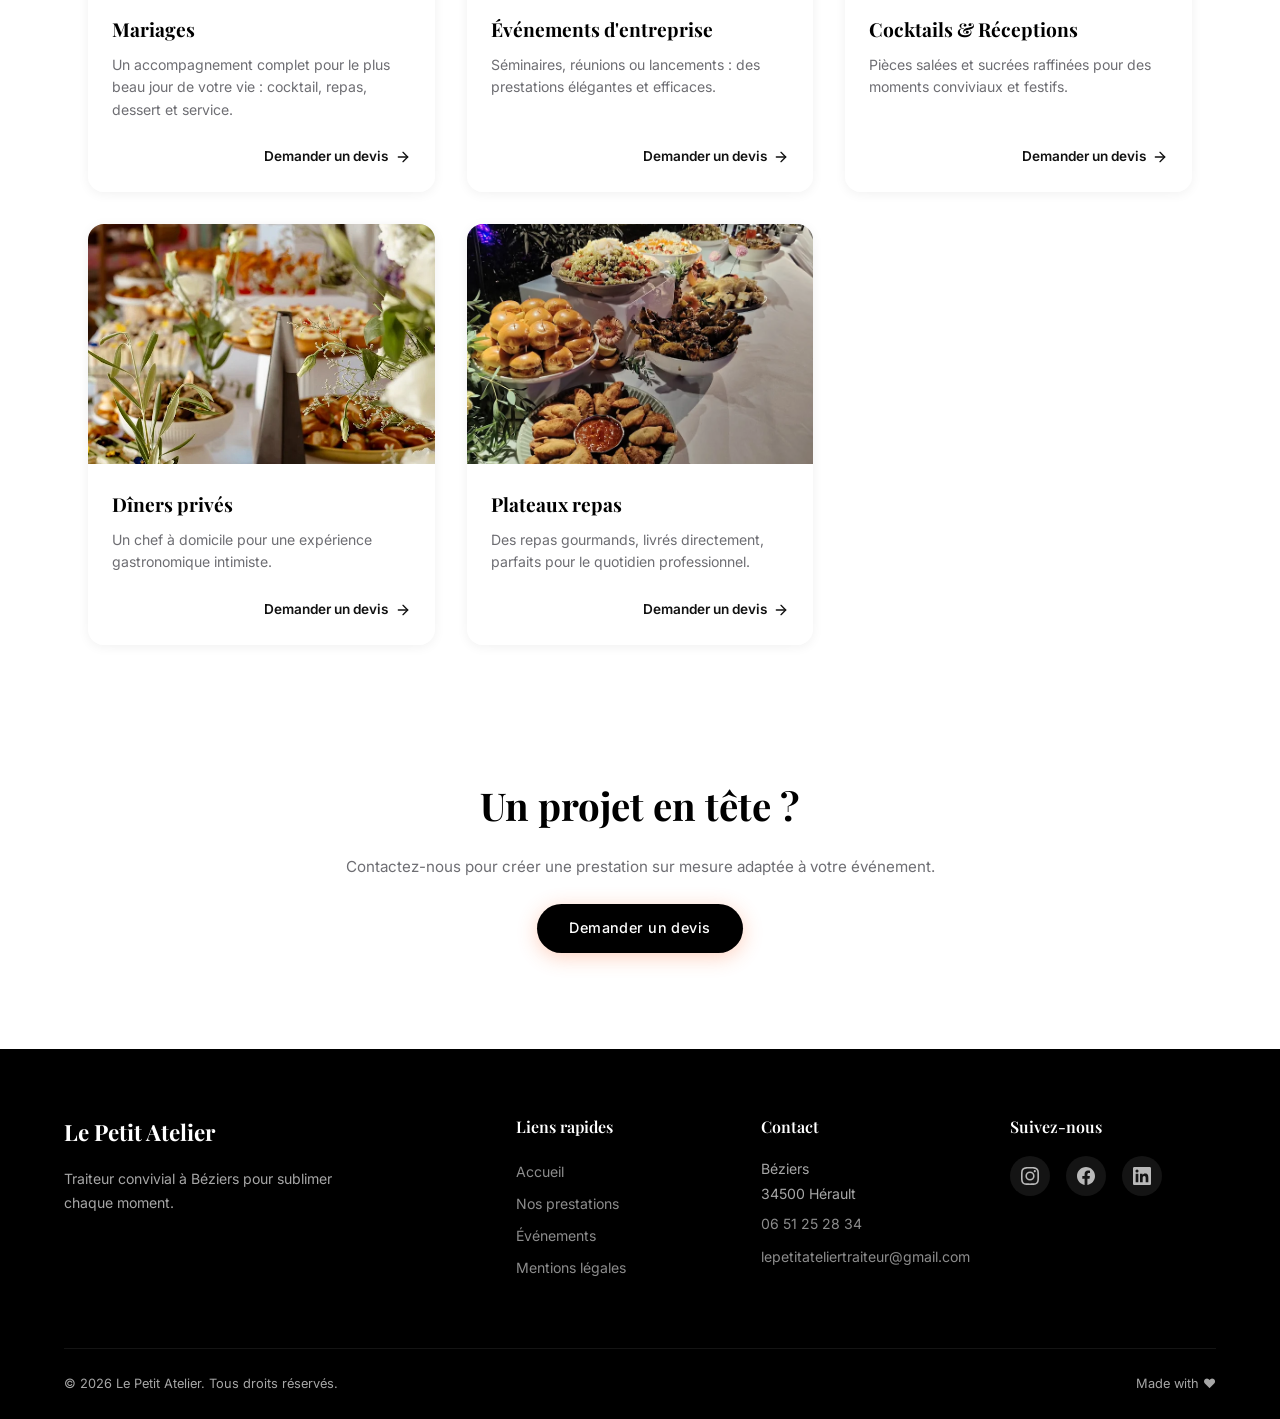
<file: prestations.html>
<!DOCTYPE html>
<html lang="fr">

<head>
  <meta charset="UTF-8">
  <meta name="viewport" content="width=device-width, initial-scale=1.0">

  <!-- SEO -->
  <title>Nos prestations - Le Petit Atelier</title>
<meta name="description"
  content="Le Petit Atelier, traiteur à Béziers. Événements, plateaux repas, buffets et créations artisanales pour particuliers et professionnels.">
  <meta name="theme-color" content="#600e1a">

  <!-- Google Fonts -->
  <link rel="preconnect" href="https://fonts.googleapis.com">
  <link rel="preconnect" href="https://fonts.gstatic.com" crossorigin>
  <link
    href="https://fonts.googleapis.com/css2?family=Inter:wght@300;400;500;600;700&family=Playfair+Display:ital,wght@0,400;0,600;0,700;1,400&display=swap"
    rel="stylesheet">

  <!-- Stylesheet -->
  <link rel="stylesheet" href="styles.css">
</head>

<body data-page="prestations">

  <!-- ═══════════════════════════════════════════════════════
       NAVBAR
       ═══════════════════════════════════════════════════════ -->
  <nav class="navbar" id="navbar">
    <div class="navbar__inner">

      <!-- Logo -->
       <a href="#" class="navbar__logo">
        <img src="assets/images/logo.png" alt="Le petit atelier" class="logo">        
       </a>
        

      <!-- Desktop Links -->
      <ul class="navbar__links">
        <li><a href="index.html" data-i18n="nav_accueil">Accueil</a></li>
        <li><a href="prestations.html" data-i18n="nav_prestations">Nos prestations</a></li>
        <li><a href="galerie.html" data-i18n="nav_evenements">Galerie</a></li>
        <li><a href="contact.html" data-i18n="nav_contact">Contact</a></li>
      </ul>

      <!-- Right side: lang toggle + CTA -->
      <div class="navbar__right">

        <!-- CTA (desktop only) -->
        <a href="devis.html" class="btn btn--primary navbar__cta" data-i18n="nav_cta">Demander un devis</a>

        <!-- Hamburger (mobile) -->
        <button class="hamburger" id="hamburger" aria-label="Menu">
          <span></span>
          <span></span>
          <span></span>
        </button>
      </div>
    </div>
  </nav>

  <!-- Mobile menu overlay -->
  <div class="mobile-menu" id="mobileMenu">

    <a href="index.html" data-i18n="nav_accueil">Accueil</a>
    <a href="prestations.html" data-i18n="nav_prestations">Nos prestations</a>
    <a href="galerie.html" data-i18n="nav_evenements">Galerie</a>
    <a href="contact.html" data-i18n="nav_contact">Contact</a>
    <a href="devis.html" class="btn btn--primary" data-i18n="nav_cta">Demander un devis</a>
  </div>

  <!-- HERO -->
  <section class="hero">
    <div class="hero__bg">
      <img src="assets/images/prestations-overview.png">
    </div>
    <div class="hero__overlay"></div>

    <div class="hero__content">
      <h1 class="hero__title">Nos prestations</h1>
      <p class="hero__subtitle" data-i18n="hero_subtitle">
        Des expériences culinaires sur mesure pour chaque moment important de votre vie.
      </p>
    </div>
  </section>

  <!-- INTRO -->
  <section class="prestations-detail">
    <div class="container">
      <div class="section-header">
        <span class="section-header__label">Notre expertise</span>
        <h2 class="section-header__title">Un service adapté à chaque événement</h2>
        <div class="section-header__line"></div>
      </div>

      <p style="text-align:center;max-width:700px;margin:auto;">
        Chez Le Petit Atelier, chaque prestation est pensée pour correspondre parfaitement à vos attentes.
        Nous vous accompagnons de la conception du menu jusqu’au service pour créer une expérience unique.
      </p>
    </div>
  </section>

  <!-- LISTE PRESTATIONS -->
  <section class="prestations__page">
    <div class="container">

      <div class="carousel__track" style="display:grid;grid-template-columns:repeat(auto-fit,minmax(280px,1fr));gap:2rem;">

        <!-- Mariages -->
        <article class="card reveal">
          <div class="card__image">
            <img src="assets/images/card-mariages.png">
          </div>
          <div class="card__body">
            <h3 class="card__title">Mariages</h3>
            <p class="card__text">
              Un accompagnement complet pour le plus beau jour de votre vie : cocktail, repas, dessert et service.
            </p>
            <a href="devis.html?service=mariage" class="card__link prestations__link" data-i18n="card_btn">
              Demander un devis
              <svg viewBox="0 0 24 24" fill="none" stroke="currentColor" stroke-width="2" stroke-linecap="round"
                stroke-linejoin="round">
                <path d="M5 12h14" />
                <path d="m12 5 7 7-7 7" />
              </svg>
            </a>
          </div>
        </article>

        <!-- Entreprise -->
        <article class="card reveal">
          <div class="card__image">
            <img src="assets/images/card-entreprise.png">
          </div>
          <div class="card__body">
            <h3 class="card__title">Événements d'entreprise</h3>
            <p class="card__text">
              Séminaires, réunions ou lancements : des prestations élégantes et efficaces.
            </p>
            <a href="devis.html?service=catering-dejeuner" class="card__link prestations__link" data-i18n="card_btn">
              Demander un devis
              <svg viewBox="0 0 24 24" fill="none" stroke="currentColor" stroke-width="2" stroke-linecap="round"
                stroke-linejoin="round">
                <path d="M5 12h14" />
                <path d="m12 5 7 7-7 7" />
              </svg>
            </a>
          </div>
        </article>

        <!-- Cocktails -->
        <article class="card reveal">
          <div class="card__image">
            <img src="assets/images/card-cocktails.png">
          </div>
          <div class="card__body">
            <h3 class="card__title">Cocktails & Réceptions</h3>
            <p class="card__text">
              Pièces salées et sucrées raffinées pour des moments conviviaux et festifs.
            </p>
            <a href="devis.html?service=cocktail" class="card__link prestations__link" data-i18n="card_btn">
              Demander un devis
              <svg viewBox="0 0 24 24" fill="none" stroke="currentColor" stroke-width="2" stroke-linecap="round"
                stroke-linejoin="round">
                <path d="M5 12h14" />
                <path d="m12 5 7 7-7 7" />
              </svg>
            </a>
          </div>
        </article>

        <!-- Dîners -->
        <article class="card reveal">
          <div class="card__image">
            <img src="assets/images/card-diners.png">
          </div>
          <div class="card__body">
            <h3 class="card__title">Dîners privés</h3>
            <p class="card__text">
              Un chef à domicile pour une expérience gastronomique intimiste.
            </p>
            <a href="devis.html?service=catering-diner" class="card__link prestations__link" data-i18n="card_btn">
              Demander un devis
              <svg viewBox="0 0 24 24" fill="none" stroke="currentColor" stroke-width="2" stroke-linecap="round"
                stroke-linejoin="round">
                <path d="M5 12h14" />
                <path d="m12 5 7 7-7 7" />
              </svg>
            </a>
          </div>
        </article>

        <!-- Plateaux -->
        <article class="card reveal">
          <div class="card__image">
            <img src="assets/images/card-plateaux.png">
          </div>
          <div class="card__body">
            <h3 class="card__title">Plateaux repas</h3>
            <p class="card__text">
              Des repas gourmands, livrés directement, parfaits pour le quotidien professionnel.
            </p>
            <a href="devis.html?service=plateaux-sucre-sale" class="card__link prestations__link" data-i18n="card_btn">
              Demander un devis
              <svg viewBox="0 0 24 24" fill="none" stroke="currentColor" stroke-width="2" stroke-linecap="round"
                stroke-linejoin="round">
                <path d="M5 12h14" />
                <path d="m12 5 7 7-7 7" />
              </svg>
            </a>
          </div>
        </article>

      </div>

    </div>
  </section>

  <!-- CTA -->
  <section class="savoir-faire">
    <div class="container">
      <div class="savoir-faire__text" style="text-align:center;">
        <h2 class="savoir-faire__title">Un projet en tête ?</h2>
        <p class="savoir-faire__desc">
          Contactez-nous pour créer une prestation sur mesure adaptée à votre événement.
        </p>
        <a href="devis.html" class="btn btn--primary">Demander un devis</a>
      </div>
    </div>
  </section>

  <!-- ═══════════════════════════════════════════════════════
       FOOTER
       ═══════════════════════════════════════════════════════ -->
  <footer class="footer">
    <div class="container">

      <div class="footer__grid">

        <!-- Brand -->
        <div class="footer__brand">
          <div class="footer__logo">Le Petit Atelier</div>
          <p data-i18n="footer_desc">Traiteur convivial à Béziers pour sublimer chaque moment.</p>
        </div>

        <!-- Links -->
        <div class="footer__col">
          <h4 data-i18n="footer_h_links">Liens rapides</h4>
          <a href="#" data-i18n="footer_link1">Accueil</a>
          <a href="#" data-i18n="footer_link2">Nos prestations</a>
          <a href="#" data-i18n="footer_link3">Événements</a>
          <a href="#" data-i18n="footer_link4">Mentions légales</a>
        </div>

        <!-- Contact -->
        <div class="footer__col">
          <h4 data-i18n="footer_h_contact">Contact</h4>
          <p data-i18n="footer_addr">Béziers<br>34500 Hérault</p>
          <p><a href="tel:+33651252834" data-i18n="footer_phone">06 51 25 28 34</a></p>
          <p><a href="mailto:lepetitateliertraiteur@gmail.com" data-i18n="footer_email">lepetitateliertraiteur@gmail.com</a></p>
        </div>

        <!-- Socials -->
        <div class="footer__col">
          <h4 data-i18n="footer_h_social">Suivez-nous</h4>
          <div class="footer__socials">
            <!-- Instagram -->
            <a href="#" class="footer__social" aria-label="Instagram">
              <svg viewBox="0 0 24 24">
                <path
                  d="M12 2.163c3.204 0 3.584.012 4.85.07 3.252.148 4.771 1.691 4.919 4.919.058 1.265.069 1.645.069 4.849 0 3.205-.012 3.584-.069 4.849-.149 3.225-1.664 4.771-4.919 4.919-1.266.058-1.644.07-4.85.07-3.204 0-3.584-.012-4.849-.07-3.26-.149-4.771-1.699-4.919-4.92-.058-1.265-.07-1.644-.07-4.849 0-3.204.013-3.583.07-4.849.149-3.227 1.664-4.771 4.919-4.919 1.266-.057 1.645-.069 4.849-.069zM12 0C8.741 0 8.333.014 7.053.072 2.695.272.273 2.69.073 7.052.014 8.333 0 8.741 0 12c0 3.259.014 3.668.072 4.948.2 4.358 2.618 6.78 6.98 6.98C8.333 23.986 8.741 24 12 24c3.259 0 3.668-.014 4.948-.072 4.354-.2 6.782-2.618 6.979-6.98.059-1.28.073-1.689.073-4.948 0-3.259-.014-3.667-.072-4.947-.196-4.354-2.617-6.78-6.979-6.98C15.668.014 15.259 0 12 0zm0 5.838a6.162 6.162 0 100 12.324 6.162 6.162 0 000-12.324zM12 16a4 4 0 110-8 4 4 0 010 8zm6.406-11.845a1.44 1.44 0 100 2.881 1.44 1.44 0 000-2.881z" />
              </svg>
            </a>
            <!-- Facebook -->
            <a href="#" class="footer__social" aria-label="Facebook">
              <svg viewBox="0 0 24 24">
                <path
                  d="M24 12.073c0-6.627-5.373-12-12-12s-12 5.373-12 12c0 5.99 4.388 10.954 10.125 11.854v-8.385H7.078v-3.47h3.047V9.43c0-3.007 1.792-4.669 4.533-4.669 1.312 0 2.686.235 2.686.235v2.953H15.83c-1.491 0-1.956.925-1.956 1.874v2.25h3.328l-.532 3.47h-2.796v8.385C19.612 23.027 24 18.062 24 12.073z" />
              </svg>
            </a>
            <!-- LinkedIn -->
            <a href="#" class="footer__social" aria-label="LinkedIn">
              <svg viewBox="0 0 24 24">
                <path
                  d="M20.447 20.452h-3.554v-5.569c0-1.328-.027-3.037-1.852-3.037-1.853 0-2.136 1.445-2.136 2.939v5.667H9.351V9h3.414v1.561h.046c.477-.9 1.637-1.85 3.37-1.85 3.601 0 4.267 2.37 4.267 5.455v6.286zM5.337 7.433a2.062 2.062 0 01-2.063-2.065 2.064 2.064 0 112.063 2.065zm1.782 13.019H3.555V9h3.564v11.452zM22.225 0H1.771C.792 0 0 .774 0 1.729v20.542C0 23.227.792 24 1.771 24h20.451C23.2 24 24 23.227 24 22.271V1.729C24 .774 23.2 0 22.222 0h.003z" />
              </svg>
            </a>
          </div>
        </div>

      </div>

      <!-- Bottom bar -->
      <div class="footer__bottom">
        <p data-i18n="footer_copy">© 2026 Le Petit Atelier. Tous droits réservés.</p>
        <p>Made with ♥</p>
      </div>

    </div>
  </footer>

  <script src="script.js"></script>

</body>
</html>
</file>
<file: styles.css>
:root {
    /* Colors — Apple style */
    --accent: #111111;
    --btn: #000000;
    --primary-hover: #333333;

    --white: #ffffff;
    --dark: #000000;

    --text: #1d1d1f;
    --text-light: #6e6e73;

    --bg: #ffffff;
    --bg-light: #f5f5f7;

    --navbar: rgba(255, 255, 255, 0.8);
    --navbar-muted: rgba(255, 255, 255, 0.6);
    --nav-text: #1d1d1f;

    --contrast: rgba(0, 0, 0, 0.4);

    --gold: rgb(194, 161, 76);

    /* Tu peux garder ça si utilisé ailleurs */
    --shewem: #000000;
    --perle: #ffffff;
    --brume: #d2d2d7;
    --heritage: #f5f5f7;

    /* Typography */
    --font-serif: 'Playfair Display', Georgia, serif;
    --font-sans: 'Inter', -apple-system, BlinkMacSystemFont, 'Segoe UI', sans-serif;

    /* Spacing & misc (inchangé) */
    --space-xs: 0.5rem;
    --space-sm: 1rem;
    --space-md: 1.5rem;
    --space-lg: 2.5rem;
    --space-xl: 4rem;
    --space-2xl: 6rem;

    --radius: 8px;
    --radius-lg: 16px;

    --shadow: 0 2px 12px rgba(0, 0, 0, 0.06);
    --shadow-md: 0 4px 20px rgba(0, 0, 0, 0.08);
    --shadow-lg: 0 8px 30px rgba(0, 0, 0, 0.10);

    --transition: 0.3s ease;
    --navbar-h: 72px;
}

/* ── Reset & Base ─────────────────────────────────────────── */
*,
*::before,
*::after {
    margin: 0;
    padding: 0;
    box-sizing: border-box;
}

html {
    scroll-behavior: smooth;
    font-size: 16px;
    -webkit-font-smoothing: antialiased;
    -moz-osx-font-smoothing: grayscale;
    min-height: 100vh;
    width: 100%;
    overflow-x: hidden;
}

body {
    font-family: var(--font-sans);
    color: var(--text);
    background-color:var(--bg);
    line-height: 1.7;
    overflow-x: hidden;
    box-sizing: border-box;
    width: 100%;
    margin: 0;
}

img {
    display: block;
    max-width: 100%;
    height: auto;
}

a {
    text-decoration: none;
    color: inherit;
    transition: color var(--transition);
}

ul {
    list-style: none;
}

/* ── Utility ──────────────────────────────────────────────── */
.container {
    width: 100%;
    max-width: 1200px;
    margin: 0 auto;
    padding: 0 var(--space-md);
}

/* ── Buttons ──────────────────────────────────────────────── */
.btn {
    display: inline-flex;
    align-items: center;
    justify-content: center;
    gap: 0.5rem;
    padding: 0.75rem 2rem;
    border: none;
    border-radius: 50px;
    font-family: var(--font-sans);
    font-size: 0.9rem;
    font-weight: 500;
    letter-spacing: 0.03em;
    cursor: pointer;
    transition: all var(--transition);
    white-space: nowrap;
}

.btn--primary {
    background: var(--btn);
    color: var(--white);
    box-shadow: 0 4px 20px rgba(251, 102, 43, 0.3);
}

.btn--primary:hover {
    background: var(--primary-hover);
    color: var(--white);
    transform: translateY(-2px);
    box-shadow: 0 6px 28px rgba(251, 102, 43, 0.4);
}

.btn--outline {
    background: transparent;
    color: var(--white);
    border: 1.5px solid var(--white);
}

.btn--outline:hover {
    background: var(--white);
    color: var(--shewem);
    transform: translateY(-2px);
}

.btn--outline-dark {
    background: transparent;
    color: var(--shewem);
    border: 1.5px solid var(--shewem);
}

.btn--outline-dark:hover {
    background: var(--shewem);
    color: var(--white);
    transform: translateY(-2px);
}

.btn--white {
    background: var(--white);
    color: var(--shewem);
}

.btn--white:hover {
    background: var(--perle);
    transform: translateY(-2px);
    box-shadow: 0 6px 28px rgba(0, 0, 0, 0.12);
}

/* ── NAVBAR ───────────────────────────────────────────────── */
.navbar {
    position: fixed;
    top: 0;
    left: 0;
    width: 100%;
    height: var(--navbar-h);
    z-index: 1000;
    background: var(--navbar);
    backdrop-filter: blur(16px);
    -webkit-backdrop-filter: blur(16px);
    border-bottom: 1px solid rgba(96, 14, 26, 0.06);
    transition: background var(--transition), box-shadow var(--transition);
}

.navbar.scrolled {
    box-shadow: var(--shadow);
    background: var(--navbar-muted);
}

.navbar__inner {
    display: flex;
    align-items: center;
    justify-content: space-between;
    height: 100%;
    max-width: 1300px;
    margin: 0 auto;
    padding: 0 var(--space-md);
    position: relative;
}

/* Logo */
.navbar__logo {
    display: flex;
    align-items: center;
    padding: 0;
    height: var(--navbar-h);
    transition: 0.3s;
    /* Use full navbar height without overflowing */
    position: absolute;
    left: 50%;
    transform: translateX(-50%);
    color: var(--white);
}

.navbar__logo:hover {
    transform: scale(1.05);
    color: var(--accent);
}

.logo {
    height: 80%;
}

/* Nav links */
.navbar__links {
    display: none;
    gap: 2rem;
    align-items: center;
}

.navbar__links a {
    font-size: 0.88rem;
    font-weight: 500;
    color: var(--nav-text);
    position: relative;
    padding: 0.25rem 0;
    letter-spacing: 0.02em;
}

.navbar__links a::after {
    content: '';
    position: absolute;
    bottom: 0;
    left: 0;
    width: 0;
    height: 2px;
    background: var(--accent);
    transition: width var(--transition);
}

.navbar__links a:hover::after {
    width: 100%;
}

.navbar__links a:hover {
    filter: brightness(150%);
}

/* Right side */
.navbar__right {
    display: flex;
    align-items: center;
    gap: var(--space-sm);
    margin-left: auto;
}

/* Language toggle in navbar (hidden on mobile) */
.navbar__right .lang-toggle {
    display: none;
}

/* Language toggle */
.lang-toggle {
    display: flex;
    align-items: center;
    background: var(--heritage);
    border-radius: 50px;
    padding: 3px;
    gap: 0;
    cursor: pointer;
    overflow: hidden;
}

.lang-toggle__btn {
    padding: 0.3rem 0.7rem;
    font-size: 0.75rem;
    font-weight: 600;
    border: none;
    background: transparent;
    color: var(--text-light);
    border-radius: 50px;
    cursor: pointer;
    transition: all var(--transition);
    font-family: var(--font-sans);
    letter-spacing: 0.05em;
}

.lang-toggle__btn.active {
    background: var(--white);
    color: var(--shewem);
    box-shadow: 0 1px 6px rgba(0, 0, 0, 0.08);
}

/* CTA button in navbar */
.navbar__cta {
    display: none;
}

/* Hamburger */
.hamburger {
    display: flex;
    flex-direction: column;
    gap: 5px;
    cursor: pointer;
    background: none;
    border: none;
    padding: 4px;
    z-index: 1001;
}

.hamburger span {
    display: block;
    width: 24px;
    height: 2px;
    background: var(--shewem);
    border-radius: 2px;
    transition: all var(--transition);
}

.hamburger.active span:nth-child(1) {
    transform: translateY(7px) rotate(45deg);
}

.hamburger.active span:nth-child(2) {
    opacity: 0;
    transform: scaleX(0);
}

.hamburger.active span:nth-child(3) {
    transform: translateY(-7px) rotate(-45deg);
}

/* Mobile menu overlay */
.mobile-menu {
    position: fixed;
    top: 0;
    right: -100%;
    width: 100%;
    height: 100vh;
    height: 100dvh;
    background: var(--perle);
    z-index: 999;
    display: flex;
    flex-direction: column;
    align-items: center;
    justify-content: center;
    gap: 2rem;
    transition: right 0.5s cubic-bezier(0.77, 0, 0.175, 1);
}

.mobile-menu.open {
    right: 0;
}

.mobile-menu a {
    font-family: var(--font-serif);
    font-size: 1.6rem;
    font-weight: 600;
    position: relative;
}

.mobile-menu a:not(.btn--primary) {
    padding: 0.3rem 0;    
    color: var(--shewem);
}

.mobile-menu a::after {
    content: '';
    position: absolute;
    bottom: 0;
    left: 50%;
    transform: translateX(-50%);
    width: 0;
    height: 2px;
    background: var(--accent);
    transition: width var(--transition);
}

.mobile-menu a:hover::after {
    width: 100%;
}

/* Language toggle inside mobile menu */
.mobile-menu .lang-toggle {
    margin-bottom: 2rem;
    transform: scale(1.15);
}

/* ── HERO ─────────────────────────────────────────────────── */
.hero {
    position: relative;
    min-height: 100vh;
    min-height: 100dvh;
    display: flex;
    align-items: center;
    justify-content: center;
    overflow: hidden;
}

.hero__bg {
    position: absolute;
    inset: 0;
    z-index: 0;
}

.hero__bg img {
    width: 100%;
    height: 100%;
    object-fit: cover;
}

.hero__overlay {
    position: absolute;
    inset: 0;
    background: linear-gradient(to bottom,
            rgba(26, 26, 26, 0.45) 0%,
            var(--contrast));
    z-index: 1;
}

.hero__content {
    position: relative;
    z-index: 2;
    text-align: center;
    padding: var(--space-lg) var(--space-md);
    max-width: 780px;
}

.hero__badge {
    display: inline-block;
    font-size: 0.72rem;
    font-weight: 600;
    letter-spacing: 0.25em;
    text-transform: uppercase;
    color: var(--heritage);
    border: 1px solid rgba(235, 202, 180, 0.4);
    padding: 0.4rem 1.2rem;
    border-radius: 50px;
    margin-bottom: var(--space-md);
    animation: fadeInDown 0.8s ease-out both;
    backdrop-filter: blur(4px);
    background-color: hsla(0, 0%, 0%, 0.1);
}

.hero__title {
    font-family: var(--font-serif);
    font-size: clamp(2.2rem, 5.5vw, 4rem);
    font-weight: 700;
    color: var(--white);
    line-height: 1.15;
    margin-bottom: var(--space-sm);
    animation: fadeInUp 0.9s 0.15s ease-out both;
}

/* Typewriter effect cursor */
.typewriter {
    color: var(--gold);
    /* the color of the writing text */
}

.typewriter::after {
    content: "|";
    color: var(--white);
    animation: blink 1s step-end infinite;
}

.typewriter.stop-blinking::after {
    animation: none;
}

@keyframes blink {

    0%,
    100% {
        opacity: 1;
    }

    50% {
        opacity: 0;
    }
}

.hero__subtitle {
    font-size: clamp(0.95rem, 2vw, 1.15rem);
    color: rgba(255, 255, 255, 0.82);
    font-weight: 300;
    line-height: 1.6;
    margin-bottom: var(--space-lg);
    animation: fadeInUp 0.9s 0.3s ease-out both;
}

.hero__buttons {
    display: flex;
    flex-direction: column;
    gap: var(--space-sm);
    align-items: center;
    animation: fadeInUp 0.9s 0.45s ease-out both;
}

/* Scroll indicator */
.hero__scroll {
    position: absolute;
    bottom: 2rem;
    left: 0;
    width: 100%;
    z-index: 2;
    display: flex;
    flex-direction: column;
    align-items: center;
    gap: 0.5rem;
    animation: fadeInUp 1s 0.8s ease-out both;
}

.hero__scroll span {
    font-size: 0.7rem;
    text-transform: uppercase;
    letter-spacing: 0.2em;
    margin-right: -0.2em;
    /* Compense l'espacement sur la dernière lettre pour un centrage parfait */
    color: rgba(255, 255, 255, 0.5);
}

.hero__scroll-line {
    width: 1px;
    height: 40px;
    background: rgba(255, 255, 255, 0.3);
    position: relative;
    overflow: hidden;
}

.hero__scroll-line::after {
    content: '';
    position: absolute;
    top: -100%;
    left: 0;
    width: 100%;
    height: 100%;
    background: var(--accent);
    animation: scrollLine 2s ease-in-out infinite;
}

/* ── CAROUSEL / PRESTATIONS ──────────────────────────────── */
.prestations {
    padding: var(--space-2xl) 0;
    overflow: hidden;
}

.section-header {
    text-align: center;
    margin-bottom: var(--space-xl);
}

.section-header__label {
    font-size: 0.72rem;
    font-weight: 600;
    letter-spacing: 0.2em;
    text-transform: uppercase;
    color: var(--accent);
    margin-bottom: var(--space-xs);
    display: block;
}

.section-header__title {
    font-family: var(--font-serif);
    font-size: clamp(1.8rem, 4vw, 2.6rem);
    color: var(--shewem);
    font-weight: 700;
    line-height: 1.2;
    margin-bottom: var(--space-xs);
}

.section-header__line {
    width: 50px;
    height: 2px;
    background: var(--accent);
    margin: var(--space-sm) auto 0;
    border-radius: 2px;
}

/* Carousel track */
.carousel {
    position: relative;
}

/* Carousel navigation arrows — hidden on mobile, visible on desktop */
.carousel__arrow {
    display: none;
    /* hidden on mobile */
    position: absolute;
    top: 50%;
    transform: translateY(-50%);
    z-index: 10;
    width: 48px;
    height: 48px;
    border-radius: 50%;
    border: 1.5px solid rgba(96, 14, 26, 0.12);
    background: rgba(255, 255, 255, 0.9);
    backdrop-filter: blur(8px);
    -webkit-backdrop-filter: blur(8px);
    cursor: pointer;
    align-items: center;
    justify-content: center;
    box-shadow: 0 2px 12px rgba(0, 0, 0, 0.08);
    transition: all var(--transition);
}

.carousel__arrow svg {
    width: 20px;
    height: 20px;
    stroke: var(--shewem);
    transition: stroke var(--transition);
}

.carousel__arrow:hover {
    background: var(--shewem);
    border-color: var(--shewem);
    box-shadow: 0 4px 20px rgba(96, 14, 26, 0.25);
    transform: translateY(-50%) scale(1.08);
}

.carousel__arrow:hover svg {
    stroke: var(--white);
}

.carousel__arrow:active {
    transform: translateY(-50%) scale(0.96);
}

.carousel__arrow--left {
    left: 4px;
}

.carousel__arrow--right {
    right: 4px;
}

/* Disabled state when at start/end of track */
.carousel__arrow.disabled {
    opacity: 0.3;
    pointer-events: none;
}

.carousel__track {
    display: flex;
    gap: var(--space-md);
    overflow-x: auto;
    scroll-snap-type: x mandatory;
    -webkit-overflow-scrolling: touch;
    padding: var(--space-sm) var(--space-md) var(--space-lg);
    scrollbar-width: none;
}

.carousel__track::-webkit-scrollbar {
    display: none;
}

/* Individual card */
.card {
    flex: 0 0 280px;
    scroll-snap-align: start;
    background: var(--white);
    border-radius: var(--radius-lg);
    overflow: hidden;
    box-shadow: var(--shadow);
    transition: transform var(--transition), box-shadow var(--transition);
    display: flex;
    flex-direction: column;
}

.card:hover {
    transform: translateY(-6px);
    box-shadow: var(--shadow-lg);
}

.card__image {
    width: 100%;
    height: 200px;
    overflow: hidden;
}

.card__image img {
    width: 100%;
    height: 100%;
    object-fit: cover;
    transition: transform 0.6s ease;
}

.card:hover .card__image img {
    transform: scale(1.06);
}

.card__body {
    padding: var(--space-md);
    display: flex;
    flex-direction: column;
    flex: 1;
    background-color: var(--white);
}

.card__title {
    font-family: var(--font-serif);
    font-size: 1.2rem;
    color: var(--shewem);
    font-weight: 700;
    margin-bottom: 0.5rem;
}

.card__text {
    font-size: 0.88rem;
    color: var(--text-light);
    line-height: 1.6;
    margin-bottom: var(--space-md);
    flex: 1;
}

.card__link {
    display: inline-flex;
    align-items: center;
    gap: 0.4rem;
    font-size: 0.85rem;
    font-weight: 600;
    color: var(--accent);
    transition: gap var(--transition), color var(--transition);
    background: none;
    border: none;
    width: fit-content;
    cursor: pointer;
}

.card__link:hover {
    gap: 0.7rem;
    color: var(--shewem);
}

.card__link svg {
    width: 16px;
    height: 16px;
    transition: transform var(--transition);
}

.card__link:hover svg {
    transform: translateX(3px);
}

/* ── SAVOIR-FAIRE ─────────────────────────────────────────── */
.savoir-faire {
    padding: var(--space-2xl) 0;
    background: var(--bg);
}

.savoir-faire__grid {
    display: grid;
    grid-template-columns: 1fr;
    gap: var(--space-xl);
    align-items: center;
}

.savoir-faire__text {
    order: 2;
}

.savoir-faire__label {
    font-size: 0.72rem;
    font-weight: 600;
    letter-spacing: 0.2em;
    text-transform: uppercase;
    color: var(--accent);
    margin-bottom: var(--space-sm);
    display: block;
}

.savoir-faire__title {
    font-family: var(--font-serif);
    font-size: clamp(1.8rem, 4vw, 2.4rem);
    color: var(--shewem);
    font-weight: 700;
    line-height: 1.25;
    margin-bottom: var(--space-md);
}

.savoir-faire__desc {
    font-size: 0.95rem;
    color: var(--text-light);
    line-height: 1.8;
    margin-bottom: var(--space-md);
}

.savoir-faire__signature {
    font-family: var(--font-serif);
    font-size: 1.1rem;
    color: var(--shewem);
    font-style: italic;
}

.savoir-faire__image {
    order: 1;
    display: flex;
    align-items: flex-end;
    /* since it's a portrait cutout, typically it should sit at the bottom */
    justify-content: center;
}

.savoir-faire__image img {
    max-width: 100%;
    height: auto;
    object-fit: contain;
    filter: drop-shadow(0 15px 25px rgba(0, 0, 0, 0.15)) brightness(70%);
    transition: transform 0.6s ease;
    border-radius: 20px;
    box-shadow: 10px 0 20px hsla(0, 0%, 0%, 0.8);
}

.savoir-faire__image:hover img {
    transform: scale(1.03);
}

/* ── REVIEWS (Trustindex Style) ───────────────────────────── */
.reviews {
    padding: var(--space-2xl) 0;
    background: var(--bg);
    text-align: center;
}

.reviews__header {
    margin-bottom: var(--space-xl);
}

.reviews__title {
    font-family: var(--font-serif);
    font-size: clamp(2rem, 4vw, 2.6rem);
    color: var(--shewem);
    font-weight: 700;
    margin-bottom: var(--space-md);
}

.reviews__summary {
    display: flex;
    flex-direction: column;
    align-items: center;
    gap: 0.35rem;
}

.reviews__brand {
    font-weight: 700;
    font-size: 1.15rem;
    color: var(--accent);
    margin-bottom: 0.2rem;
}

.reviews__stars {
    display: flex;
    gap: 2px;
}

.star {
    width: 20px;
    height: 20px;
    fill: #fbbc04;
    /* Google star gold */
}

.reviews__count {
    color: var(--text-light);
    font-size: 0.95rem;
    margin-bottom: var(--space-sm);
}

.reviews__btn {
    padding: 0.6rem 1.4rem;
    font-size: 0.9rem;
    font-weight: 600;
    border: 1px solid #dcdcdc;
    border-radius: 6px;
    color: var(--shewem);
    display: inline-block;
    transition: all var(--transition);
    background: transparent;
}

.reviews__btn:hover {
    border-color: var(--shewem);
    color: var(--shewem);
    background: rgba(96, 14, 26, 0.02);
}

.reviews__grid {
    display: flex;
    overflow-x: auto;
    scroll-snap-type: x mandatory;
    scrollbar-width: none;
    /* Firefox */
    -ms-overflow-style: none;
    /* IE/Edge */
    gap: var(--space-md);
    margin-top: var(--space-lg);
    padding-bottom: var(--space-md);
}

.reviews__grid::-webkit-scrollbar {
    display: none;
    /* WebKit */
}

.reviews__card {
    background: var(--white);
    border: 1px solid #f0f0f0;
    border-radius: 12px;
    padding: var(--space-md);
    box-shadow: 0 4px 16px rgba(0, 0, 0, 0.04);
    text-align: left;
    display: flex;
    flex-direction: column;
    flex: 0 0 85%;
    max-width: 380px;
    scroll-snap-align: center;
}

.reviews__card-top {
    display: flex;
    align-items: flex-start;
    gap: 1rem;
    margin-bottom: 0.75rem;
}

.reviews__avatar-wrap {
    position: relative;
    width: 50px;
    height: 50px;
    flex-shrink: 0;
}

.reviews__avatar {
    width: 100%;
    height: 100%;
    border-radius: 50%;
    object-fit: cover;
    background: #e2e8f0;
}

.reviews__avatar-badge {
    position: absolute;
    bottom: -2px;
    right: -2px;
    width: 20px;
    height: 20px;
    background: var(--white);
    border-radius: 50%;
    padding: 2px;
}

.reviews__avatar-badge svg {
    width: 100%;
    height: 100%;
}

.reviews__meta {
    flex: 1;
    display: flex;
    flex-direction: column;
}

.reviews__name {
    font-size: 1.05rem;
    font-weight: 700;
    color: var(--dark);
    margin: 0;
    line-height: 1.2;
}

.reviews__date {
    font-size: 0.85rem;
    color: #888;
    margin-top: 2px;
}

.reviews__google-icon {
    flex-shrink: 0;
    margin-top: 2px;
}

.reviews__rating {
    display: flex;
    align-items: center;
    gap: 0.5rem;
    margin-bottom: 1rem;
}

.reviews__rating .star {
    width: 18px;
    height: 18px;
}

.reviews__verified {
    display: flex;
    align-items: center;
    justify-content: center;
}

.reviews__text {
    font-size: 0.95rem;
    color: var(--text);
    line-height: 1.5;
    margin-bottom: 1rem;
    flex: 1;
}

.reviews__readmore {
    font-size: 0.9rem;
    color: #888;
    cursor: pointer;
    transition: color var(--transition);
    align-self: flex-start;
}

.reviews__readmore:hover {
    color: var(--dark);
    text-decoration: underline;
}

/* ── PRESTATIONS DETAIL SECTION ───────────────────────────── */
.prestations-detail {
    padding: var(--space-2xl) 0;
    background: var(--perle);
}

.prestations-detail__grid {
    display: grid;
    grid-template-columns: 1fr;
    gap: var(--space-xl);
    align-items: center;
}

.prestations-detail__image {
    border-radius: var(--radius-lg);
    overflow: hidden;
    box-shadow: var(--shadow-md);
    aspect-ratio: 4/3;
}

.prestations-detail__image img {
    width: 100%;
    height: 100%;
    object-fit: cover;
    transition: transform 0.6s ease;
}

.prestations-detail__image:hover img {
    transform: scale(1.03);
}

.prestations-detail__label {
    font-size: 0.72rem;
    font-weight: 600;
    letter-spacing: 0.2em;
    text-transform: uppercase;
    color: var(--accent);
    margin-bottom: var(--space-sm);
    display: block;
}

.prestations-detail__title {
    font-family: var(--font-serif);
    font-size: clamp(1.8rem, 4vw, 2.4rem);
    color: var(--shewem);
    font-weight: 700;
    line-height: 1.25;
    margin-bottom: var(--space-md);
}

.prestations-detail__desc {
    font-size: 0.95rem;
    color: var(--text-light);
    line-height: 1.8;
    margin-bottom: var(--space-lg);
}

/* Prestations list */
.prestations-detail__list {
    list-style: none;
    padding: 0;
    margin: 0 0 var(--space-lg) 0;
    display: flex;
    flex-direction: column;
    gap: var(--space-sm);
}

.prestations-detail__item {
    display: flex;
    align-items: flex-start;
    gap: var(--space-sm);
    padding: 0.75rem 1rem;
    border-radius: var(--radius);
    transition: background var(--transition);
}

.prestations-detail__item:hover {
    background: rgba(235, 202, 180, 0.25);
}

.prestations-detail__icon {
    flex-shrink: 0;
    width: 44px;
    height: 44px;
    border-radius: 50%;
    background: var(--accent);
    display: flex;
    align-items: center;
    justify-content: center;
    font-size: 1.2rem;
    line-height: 1;
    text-align: center;
}

.prestations-detail__item strong {
    display: block;
    font-family: var(--font-serif);
    font-size: 1rem;
    color: var(--shewem);
    font-weight: 700;
    margin-bottom: 0.15rem;
}

.prestations-detail__item p {
    font-size: 0.85rem;
    color: var(--text-light);
    line-height: 1.5;
    margin: 0;
}

/* ── GALLERY — Instagram-style grid ──────────────────────── */
.gallery {
    padding: var(--space-2xl) 0;
    background: var(--bg);
}

.gallery__handle {
    font-size: 0.95rem;
    font-weight: 500;
    color: var(--text-light);
    letter-spacing: 0.03em;
    margin-top: var(--space-xs);
}

.highlight {
    color: var(--accent);
}

.gallery__grid {
    display: grid;
    grid-template-columns: 1fr 1fr;
    gap: 12px;
    max-width: 700px;
    margin: 0 auto;
}

.gallery__item {
    position: relative;
    border-radius: var(--radius-lg);
    overflow: hidden;
    aspect-ratio: 1 / 1;
    cursor: pointer;
    box-shadow: var(--shadow);
    transition: transform var(--transition), box-shadow var(--transition);
}

.gallery__item:hover {
    transform: translateY(-4px) scale(1.02);
    box-shadow: var(--shadow-lg);
}

.gallery__item img {
    width: 100%;
    height: 100%;
    object-fit: cover;
    transition: transform 0.6s ease;
}

.gallery__item:hover img {
    transform: scale(1.08);
}

.gallery__overlay {
    position: absolute;
    inset: 0;
    background: linear-gradient(to bottom,
            rgba(96, 14, 26, 0.0) 0%,
            rgba(96, 14, 26, 0.45) 100%);
    opacity: 0;
    display: flex;
    align-items: center;
    justify-content: center;
    transition: opacity var(--transition);
}

.gallery__item:hover .gallery__overlay {
    opacity: 1;
}

.gallery__icon {
    width: 36px;
    height: 36px;
    stroke: var(--white);
    filter: drop-shadow(0 2px 8px rgba(0, 0, 0, 0.3));
    transition: transform var(--transition);
}

.gallery__item:hover .gallery__icon {
    transform: translateY(-2px);
}

/* ── FOOTER ───────────────────────────────────────────────── */
.footer {
    background: var(--dark);
    color: rgba(255, 255, 255, 0.65);
    padding: var(--space-xl) 0 var(--space-md);
}

.footer__grid {
    display: grid;
    grid-template-columns: 1fr;
    gap: var(--space-lg);
    margin-bottom: var(--space-xl);
}

.footer__brand .footer__logo {
    font-family: var(--font-serif);
    font-size: 1.4rem;
    color: var(--white);
    font-weight: 700;
    margin-bottom: var(--space-sm);
}

.footer__brand .footer__logo span {
    color: var(--accent);
}

.footer__brand p {
    font-size: 0.88rem;
    line-height: 1.7;
    max-width: 300px;
}

.footer__col h4 {
    font-family: var(--font-serif);
    font-size: 1rem;
    color: var(--white);
    margin-bottom: var(--space-sm);
    font-weight: 600;
}

.footer__col a {
    display: block;
    font-size: 0.88rem;
    color: rgba(255, 255, 255, 0.55);
    padding: 0.25rem 0;
    transition: color var(--transition), padding-left var(--transition);
}

.footer__col a:hover {
    color: var(--accent);
    padding-left: 4px;
}

.footer__col p {
    font-size: 0.88rem;
    line-height: 1.8;
}

/* Social icons */
.footer__socials {
    display: flex;
    gap: var(--space-sm);
    margin-top: var(--space-sm);
}

.footer__social {
    width: 40px;
    height: 40px;
    border-radius: 50%;
    background: rgba(255, 255, 255, 0.08);
    display: flex !important;
    align-items: center;
    justify-content: center;
    padding: 0;
    transition: all var(--transition);
}

.footer__social:hover {
    background: var(--accent);
    transform: translateY(-2px);
}

.footer__social svg {
    width: 18px;
    height: 18px;
    fill: rgba(255, 255, 255, 0.7);
    transition: fill var(--transition);
}

.footer__social:hover svg {
    fill: var(--white);
}

.footer__bottom {
    border-top: 1px solid rgba(255, 255, 255, 0.08);
    padding-top: var(--space-md);
    display: flex;
    flex-direction: column;
    align-items: center;
    gap: var(--space-xs);
    font-size: 0.8rem;
}

/* ── ANIMATIONS ───────────────────────────────────────────── */
@keyframes fadeInUp {
    from {
        opacity: 0;
        transform: translateY(30px);
    }

    to {
        opacity: 1;
        transform: translateY(0);
    }
}

@keyframes fadeInDown {
    from {
        opacity: 0;
        transform: translateY(-20px);
    }

    to {
        opacity: 1;
        transform: translateY(0);
    }
}

@keyframes scrollLine {
    0% {
        top: -100%;
    }

    50% {
        top: 100%;
    }

    100% {
        top: 100%;
    }
}

/* Reveal on scroll */
.reveal {
    opacity: 0;
    transform: translateY(40px);
    transition: opacity 0.8s ease, transform 0.8s ease;
}

.reveal.visible {
    opacity: 1;
    transform: translateY(0);
}

/* ── RESPONSIVE ───────────────────────────────────────────── */

/* Tablet (≥ 600px) */
@media (min-width: 600px) {
    .hero__buttons {
        flex-direction: row;
        justify-content: center;
    }

    .hero__buttons .btn {
        width: 280px;
    }

    .card {
        flex: 0 0 300px;
    }

    .footer__grid {
        grid-template-columns: repeat(2, 1fr);
    }
}

/* Desktop (≥ 900px) */
@media (min-width: 900px) {
    .navbar__links {
        display: flex;
    }

    .navbar__cta {
        display: inline-flex;
    }

    .navbar__logo {
        position: static;
        transform: none;
    }

    .navbar__logo-img {
        transform: scale(1.6);
        transform-origin: left center;
        object-position: left center;
    }

    .navbar__logo:hover .navbar__logo-img {
        transform: scale(1.65);
    }

    .navbar__right {
        margin-left: 0;
    }

    .navbar__right .lang-toggle {
        display: flex;
    }

    .hamburger {
        display: none;
    }

    .carousel__arrow {
        display: flex;
    }

    .card {
        flex: 0 0 320px;
    }

    .card__image {
        height: 220px;
    }

    .savoir-faire__grid {
        grid-template-columns: 1fr 1fr;
    }

    .savoir-faire__text {
        order: 1;
    }

    .savoir-faire__image {
        order: 2;
    }

    .prestations-detail__grid {
        grid-template-columns: 1fr 1fr;
    }

    .reviews__grid {
        display: grid;
        grid-template-columns: repeat(3, 1fr);
        overflow-x: visible;
        padding-bottom: 0;
    }

    .reviews__card {
        flex: auto;
        max-width: none;
    }

    .footer__grid {
        grid-template-columns: 2fr 1fr 1fr 1fr;
    }

    .footer__bottom {
        flex-direction: row;
        justify-content: space-between;
    }
}

/* Large desktop (≥ 1200px) */
@media (min-width: 1200px) {
    .card {
        flex: 0 0 340px;
    }

    .card__image {
        height: 240px;
    }
}

/* Devis page */
/* Devis variables ----------------------------------------------------------------- */

.devis__body {
    --accent: #000;
    --accent-hover: #333;

    --bg: #ffffff;
    --bg-light: #f5f5f7;
    --bg-dark: #ffffff;

    --text: #1d1d1f;
    --text-muted: #6e6e73;
}

.devis__body {
    min-height: 100vh;
    min-height: 100dvh;
}

.devis__page {
    background-color: var(--bg);
    display: flex;
    flex-direction: column;
    justify-content: center;
    align-items: center;
    height: 100%;
    width: 100%;
    margin-top: calc(var(--navbar-h) + 40px);
}

.devis__page h1 , .galerie h1{
    color: var(--accent);
}

.devis__page p , .galerie p {
    color: var(--text-light);
    margin-bottom: 60px;
}

.galerie > p {
    text-align: center;
}

.devis__card {
    background-color: var(--white);
    border: 1px solid var(--accent);
    border-radius: 40px;
    display: flex;
    flex-direction: row;
    justify-content: space-between;
    align-items: stretch;
    width: 85%;
    gap: 40px;
    box-sizing: border-box;
}

.devis__card > * {
    flex: 1;
    min-width: 0; /* 🔥 ULTRA IMPORTANT */
}

.devis__img-wrapper {
    height: auto;
    overflow: hidden;
    border-radius: inherit;
    border: inherit;
    border-top-right-radius: 0;
    border-bottom-right-radius: 0;
}

.devis__img {
    object-fit: cover;
    height: 100%;
    width: 100%;
}

.devis__card > * {
    flex: 1 1 0px;
}

.devis__form {
    display: flex;
    flex-direction: column;
    justify-content: center;
    gap: 20px;
    margin: 60px;
    margin-bottom: 200px;
}

.devis__form * {
    height: 2.2rem;
    font-size: 1rem;
    font-family: var(--font-sans);
    transition: var(--transition);
}

.devis__form *:not(.devis__submit):not(.range-wrapper *):not(.range-wrapper) {
    border: 1px solid var(--accent);
    border-radius: 8px;
    padding: 5px;
    background-color: var(--bg-light);    
}

.devis__form *:not(.devis__submit):not(.select-placeholder) {
    color: var(--text)
}

.devis__form *:not(.devis__submit)::placeholder {
    color: var(--text-muted);
}


.devis__submit {
    background-color: var(--accent);
    border-radius: 1.5rem;
    border: none;
    height: 3rem;
    cursor: pointer;
    color: var(--white);
}

.devis__submit:hover {
    background-color: var(--accent-hover);
}

.devis__textarea {
    white-space: pre-wrap;
    height: auto;
}

@media (max-width: 900px) {
    .devis__page {
        justify-content: flex-start;
    }
    .devis__card > * {
        flex: auto;
    }
    .devis__card {
        display: flex;
        flex-direction: column;
        justify-content: flex-start;
        align-items: stretch;
    }
    .devis__img-wrapper {
        width: 100%;
        height: 150px;
        border-top-right-radius: inherit;
        border-bottom-left-radius: 0;
    }
}

.people-range {
  max-width: 400px;
  font-family: sans-serif;
}

.range-wrapper {
    position: relative;
    display: flex;
    flex-direction: column;
    height: fit-content;
}

.range {
  display: flex;
  align-items: center;
  gap: 15px;
  background-color: var(--bg-light);
  border: 1px solid var(--accent);
  overflow: hidden;
  flex: 1 1 auto;
  border-radius: 8px;
}

.range * {
    background-color: var(--bg-light);
    padding: 0 10px;
    border-radius: 10px;
    box-sizing: border-box;
}

/* RESET */
input[type="range"] {
  -webkit-appearance: none;
  appearance: none;
  width: 100%;
  background: transparent;
  border: 0;
  display: block;
}

/* TRACK */
input[type="range"]::-webkit-slider-runnable-track {
  height: 6px;
  border-radius: 10px;
  background: #ddd;
}

/* THUMB */
input[type="range"]::-webkit-slider-thumb {
  -webkit-appearance: none;
  height: 18px;
  width: 18px;
  border-radius: 50%;
  background: #111;
  cursor: pointer;

  /* 🔥 LE FIX IMPORTANT */
  margin-top: -6px;
}

/* FIREFOX */
input[type="range"]::-moz-range-track {
  height: 6px;
  border-radius: 10px;
  background: #ddd;
}

input[type="range"]::-moz-range-thumb {
  height: 18px;
  width: 18px;
  border-radius: 50%;
  background: #111;
  cursor: pointer;
  border: none;
}

/* INPUT NUMBER */
#range-value {
  width: 80px;
  padding: 6px;
  font-weight: 600;
  font-size: .8rem;
  text-align: center;
  border-radius: 8px;
  border: none;
  position: relative;
  z-index: 2;
  color: transparent;
}

#range-value:focus {
  outline: none;
  border-color: #111;
}

#range-label {
    position: absolute;
    top: 50%;
    left: 50%;
    transform: translate(-50%, -50%);
    font-weight: 600;
    font-size: .8rem;
    z-index: 3;
    border: none;
    display: flex;
    align-items: center;
    background-color: transparent;
}

.input-people-wrapper {
    position: relative;
    display: flex;
    justify-content: center;
    align-items: center;
    border: none;
}

.range-mobile {
    display: none;
}

@media (max-width: 900px) {
    .range-desktop {
        display: none;
    }

    .range-mobile {
        display: block;
    }
}


/* FAQ */

.faq-section {
  max-width: 600px;
  margin: 40px auto;
  font-family: Arial, sans-serif;
}

.faq-section__title {
  text-align: center;
  margin-bottom: 20px;
  font-size: 2em;
  color: var(--text);
}

.faq-section__question {
  width: 100%;
  padding: 15px;
  background: var(--bg);
  border: 1px solid var(--accent);
  text-align: left;
  cursor: pointer;
  display: flex;
  justify-content: space-between;
  align-items: center;
  font-size: 1em;
  transition: background 0.2s;
  color: var(--text);
  margin-top: 10px;
  border-radius: 15px;
}

.faq-section__question:hover {
  background: var(--bg-light);
}

.faq-section__icon {
  transition: transform 0.3s;
}

.faq-section__answer {
  max-height: 0;
  overflow: hidden;
  padding: 0 15px;
  transition: max-height 0.3s ease, padding 0.3s ease;
  font-size: 0.95em;
  background: var(--bg-light);
}

.faq-section__item.active .faq-section__answer {
  max-height: 200px; /* ajustable selon la taille du contenu */
  padding: 15px;
}

.faq-section__item.active .faq-section__icon {
  transform: rotate(45deg);
}

.faq-section__icon {
    fill: var(--text);
    height: 1rem;
    width: 1rem;
}

/* Galeries */

.galerie {
  width: 100%;
  margin: auto;
  margin-top: calc(var(--navbar-h) + 20px);
  margin-bottom: 50px;
  background-color: var(--bg);
  display: flex;
  flex-direction: column;
  align-items: center;
  padding: 40px 0;
}

.galerie h2 {
    color: var(--accent);
    font-size: 1.3rem;
}

.galerie__grid:not(.active) {
    transform: scale(0);
    opacity: 0;
    height: 0;
    width: 0;
    translate: 0px 50px;
}

.galerie__grid.active {
    width: 100%;
    height: auto;
    column-width: 200px;
    column-gap: 16px;
    padding: 16px;
    transform: scale(1);
    opacity: 1;
    position: relative;
    translate: 0;
}

.galerie__grid {
    transition: opacity var(--transition), translate var(--transition);
}

.galerie__grid * {
    break-inside: avoid;
}

.galerie__img {
  width: 100%;
  margin-bottom: 16px;
  border-radius: 12px;
  display: block;
  break-inside: avoid;
}

.galerie__icon {
    fill: var(--accent);
    width: 1.3rem;
    height: 1.3rem;
    transition: 0.2s ease-out;
}

.galerie__titles.active .galerie__icon{
    transform: rotate(90deg);
}

.galerie__titles {
    display: flex;
    flex-direction: row;
    align-items: center;
    gap: 1rem;
    cursor: pointer;
    width: fit-content;
    justify-content: center;
}

.galerie__titles * {
    transition: var(--transition);
}

.galerie__titles:hover * {
    color: var(--nav-text);
}

.galerie__card-grid {
    width: 100%; 
    display: grid;
    grid-template-columns: repeat(auto-fit, clamp(250px, 40%, 900px));
    align-items: center;
    justify-content: space-around;
    gap: 40px;
}

.galerie__card-grid .card {
    height: min(450px, 90vh);
}

.galerie__popup {
    position: fixed;
    left: 50%;
    top: 50%;
    transform: translate(-50%, -50%);
    z-index: 100000;
    width: 90%;
    background-color: rgba(255, 255, 255, 0.5);
    backdrop-filter: blur(20px);
    display: none;
    height: 90vh;
    flex-direction: column;
    overflow-y: scroll;
    gap: 50px;
    padding: 10px;
    border-radius: var(--radius);
    border: 1px solid var(--accent);
    padding-bottom: 5vh;
}

.galerie__popup::-webkit-scrollbar {
    display: none;
}

.popup-close span:nth-child(1) {
    transform: translateY(7px) rotate(45deg);
}

.popup-close span:nth-child(2) {
    opacity: 0;
    transform: scaleX(0);
}

.popup-close span:nth-child(3) {
    transform: translateY(-7px) rotate(-45deg);
}

.popup-close span {
    display: block;
    width: 24px;
    height: 2px;
    background: var(--shewem);
    border-radius: 2px;
    transition: all var(--transition);
}

.popup-close {
    display: flex;
    flex-direction: column;
    gap: 5px;
    cursor: pointer;
    background: none;
    border: none;
    padding: 4px;
    z-index: 11;
    height: fit-content;
    margin-right: auto;
}

.galerie__dropdown-wrapper {
    display: flex;
    flex-direction: column;
    align-items: center;
    width: 100%;
}

.galerie__dropdown-wrapper:first-child {
    margin-top: 30px;
}

.close-wrapper {
    width: 100%;
    height: fit-content;
    position: relative;
    display: flex;
    align-items: center;
    justify-content: center;
    padding: 10px;
}

.prestations__link.card__link {
    margin-left: auto;
}

.select-placeholder {
  color: hsl(0, 0%, 30%);
}

.select-placeholder.valid {
  color: var(--text);
}

.prestations__page {
    overflow: hidden;
}
</file>
